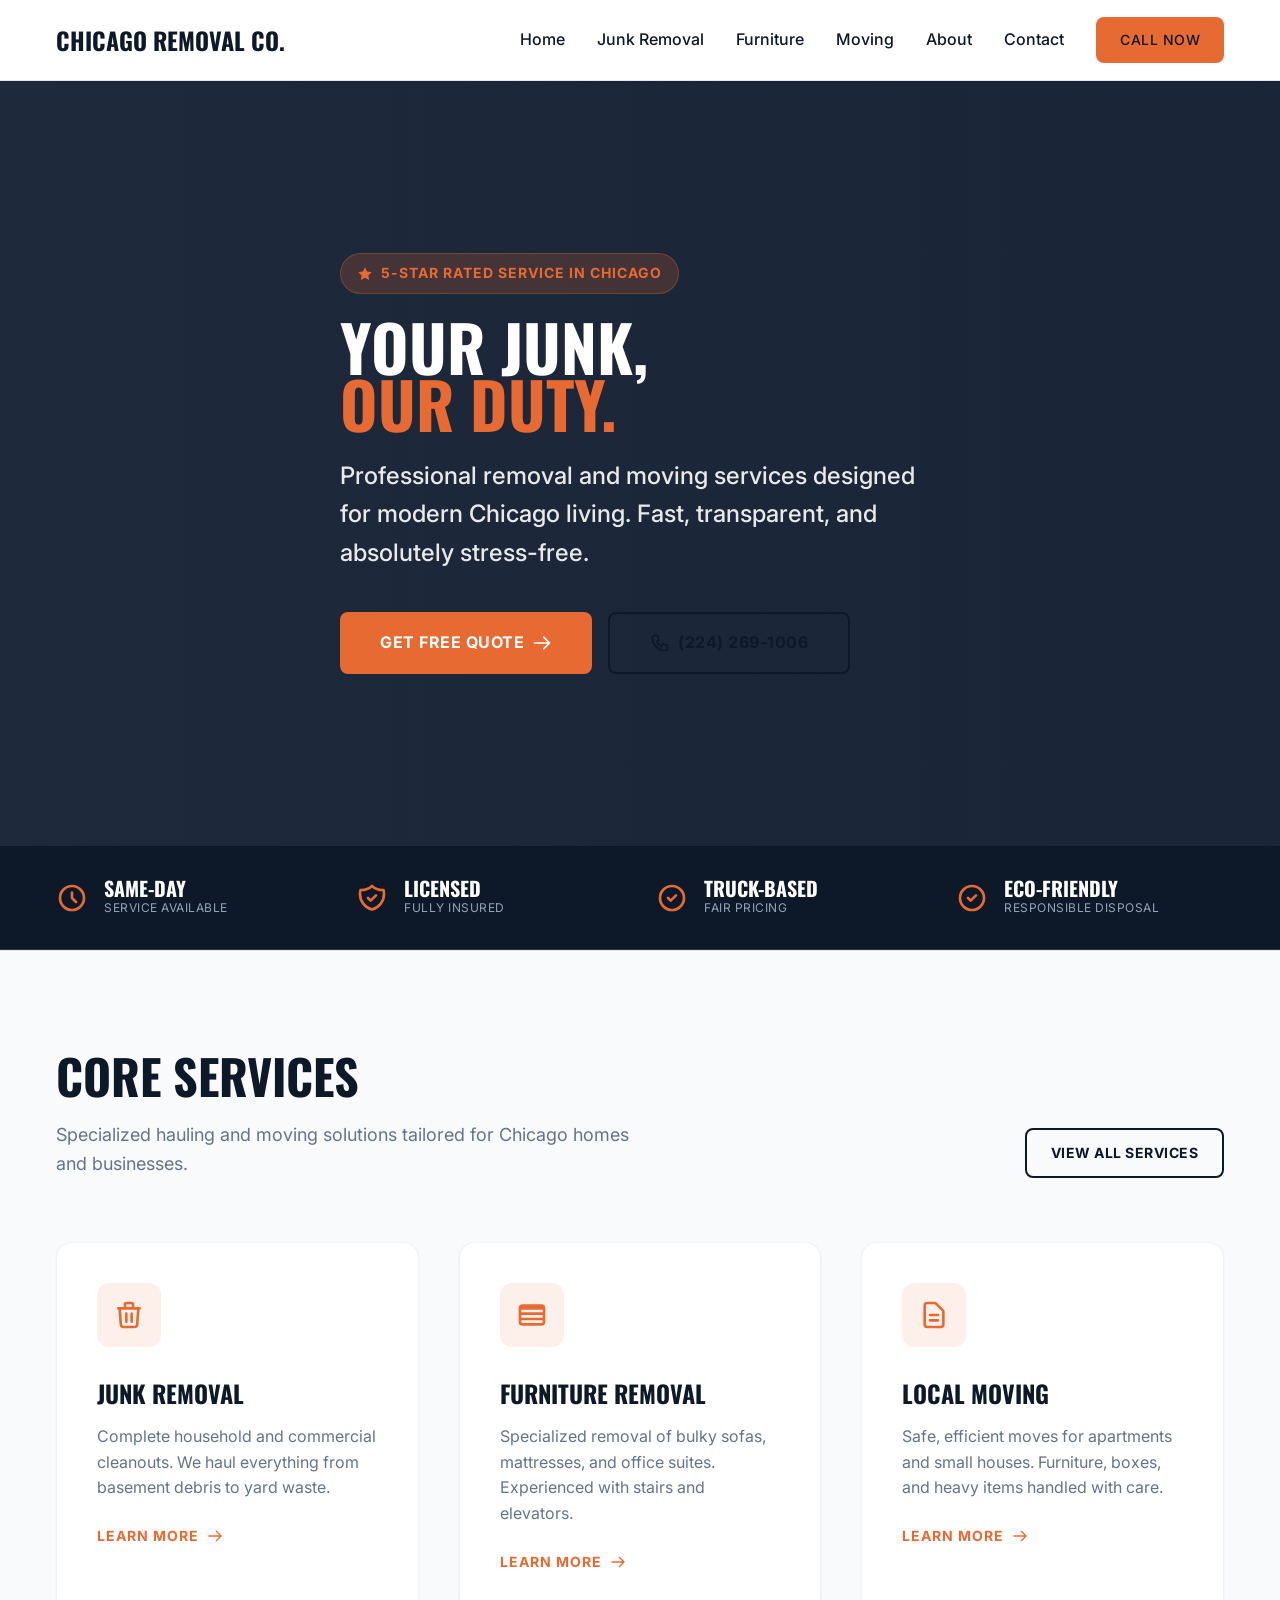
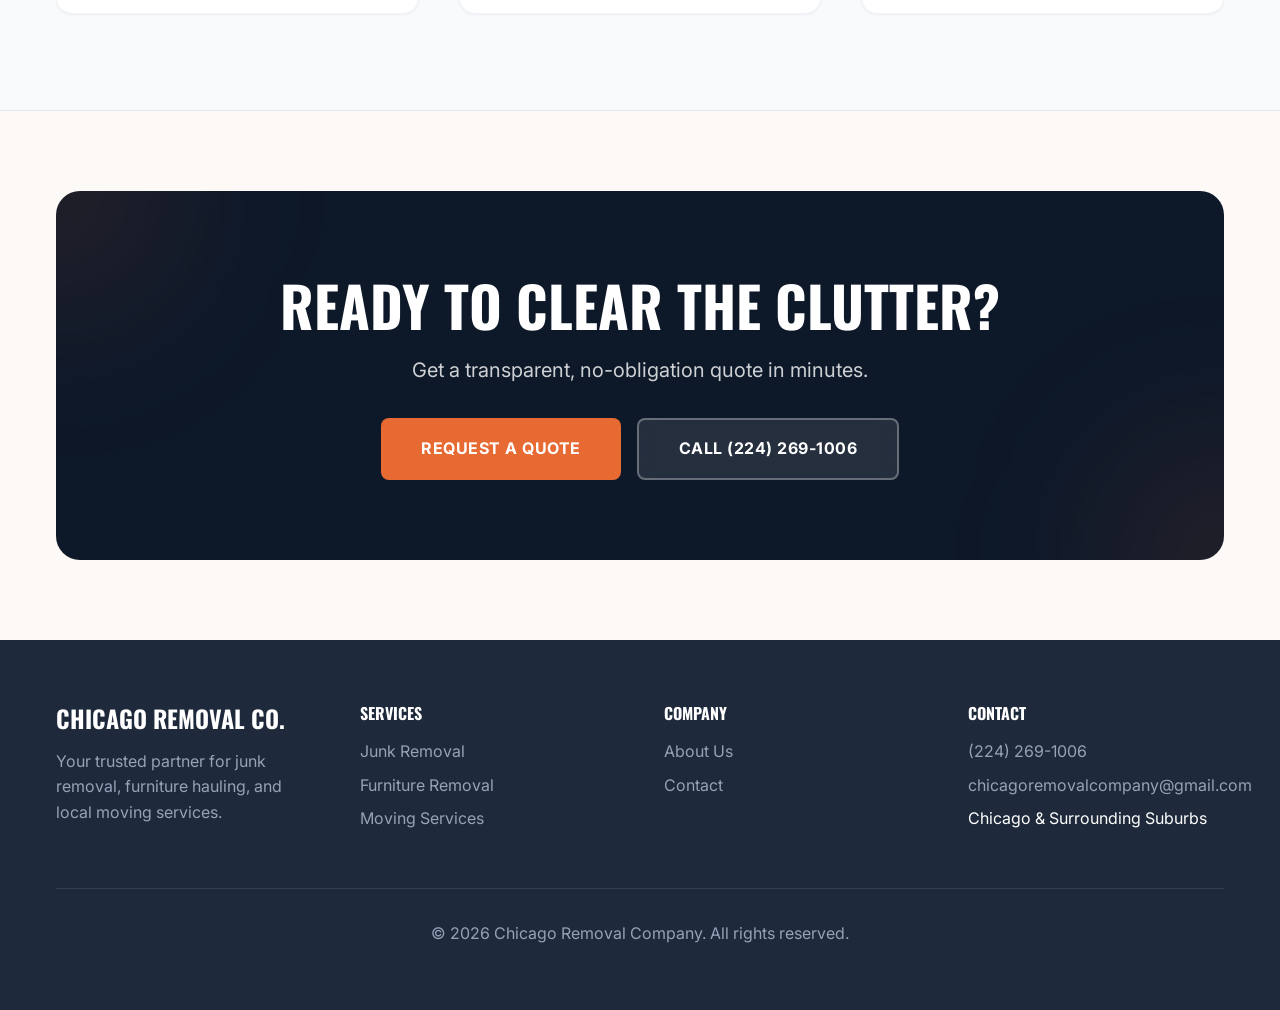
<file: chicago-removal-company/public/index.html>
<!DOCTYPE html>
<html lang="en">
<head>
  <meta charset="UTF-8">
  <meta name="viewport" content="width=device-width, initial-scale=1.0">
  <title>Chicago Removal Company - Your Junk, Our Duty</title>
  <link rel="stylesheet" href="styles.css">
  <link rel="preconnect" href="https://fonts.googleapis.com">
  <link rel="preconnect" href="https://fonts.gstatic.com" crossorigin>
  <link href="https://fonts.googleapis.com/css2?family=Inter:wght@400;500;600;700&family=Oswald:wght@400;600;700&display=swap" rel="stylesheet">
</head>
<body>
  <!-- Navigation -->
  <nav class="nav">
    <div class="container">
      <div class="nav-content">
        <a href="index.html" class="logo">Chicago Removal Co.</a>
        
        <div class="nav-links desktop-nav">
          <a href="index.html">Home</a>
          <a href="junk-removal.html">Junk Removal</a>
          <a href="furniture-removal.html">Furniture</a>
          <a href="moving-services.html">Moving</a>
          <a href="about.html">About</a>
          <a href="contact.html">Contact</a>
          <a href="tel:2242691006" class="btn btn-primary">Call Now</a>
        </div>

        <button class="mobile-menu-btn" onclick="toggleMobileMenu()">
          <svg width="24" height="24" fill="none" stroke="currentColor" viewBox="0 0 24 24">
            <path stroke-linecap="round" stroke-linejoin="round" stroke-width="2" d="M4 6h16M4 12h16M4 18h16"></path>
          </svg>
        </button>
      </div>

      <div id="mobileMenu" class="mobile-menu hidden">
        <a href="index.html">Home</a>
        <a href="junk-removal.html">Junk Removal</a>
        <a href="furniture-removal.html">Furniture</a>
        <a href="moving-services.html">Moving</a>
        <a href="about.html">About</a>
        <a href="contact.html">Contact</a>
        <a href="tel:2242691006" class="btn btn-primary">Call Now</a>
      </div>
    </div>
  </nav>

  <!-- Hero Section -->
  <section class="hero">
    <div class="hero-overlay"></div>
    <div class="container hero-content">
      <div class="badge">
        <svg width="16" height="16" viewBox="0 0 24 24" fill="currentColor">
          <path d="M12 2l3.09 6.26L22 9.27l-5 4.87 1.18 6.88L12 17.77l-6.18 3.25L7 14.14 2 9.27l6.91-1.01L12 2z"></path>
        </svg>
        5-Star Rated Service in Chicago
      </div>
      <h1 class="hero-title">
        Your Junk, <br><span class="text-secondary">Our Duty.</span>
      </h1>
      <p class="hero-subtitle">
        Professional removal and moving services designed for modern Chicago living. Fast, transparent, and absolutely stress-free.
      </p>
      <div class="hero-buttons">
        <a href="contact.html" class="btn btn-secondary btn-large">
          Get Free Quote
          <svg width="20" height="20" fill="none" stroke="currentColor" viewBox="0 0 24 24">
            <path stroke-linecap="round" stroke-linejoin="round" stroke-width="2" d="M14 5l7 7m0 0l-7 7m7-7H3"></path>
          </svg>
        </a>
        <a href="tel:2242691006" class="btn btn-outline btn-large">
          <svg width="20" height="20" fill="none" stroke="currentColor" viewBox="0 0 24 24">
            <path stroke-linecap="round" stroke-linejoin="round" stroke-width="2" d="M3 5a2 2 0 012-2h3.28a1 1 0 01.948.684l1.498 4.493a1 1 0 01-.502 1.21l-2.257 1.13a11.042 11.042 0 005.516 5.516l1.13-2.257a1 1 0 011.21-.502l4.493 1.498a1 1 0 01.684.949V19a2 2 0 01-2 2h-1C9.716 21 3 14.284 3 6V5z"></path>
          </svg>
          (224) 269-1006
        </a>
      </div>
    </div>
  </section>

  <!-- Stats Bar -->
  <section class="stats-bar">
    <div class="container">
      <div class="stats-grid">
        <div class="stat-item">
          <svg width="32" height="32" fill="none" stroke="currentColor" viewBox="0 0 24 24">
            <path stroke-linecap="round" stroke-linejoin="round" stroke-width="2" d="M12 8v4l3 3m6-3a9 9 0 11-18 0 9 9 0 0118 0z"></path>
          </svg>
          <div>
            <div class="stat-title">Same-Day</div>
            <div class="stat-subtitle">Service Available</div>
          </div>
        </div>
        <div class="stat-item">
          <svg width="32" height="32" fill="none" stroke="currentColor" viewBox="0 0 24 24">
            <path stroke-linecap="round" stroke-linejoin="round" stroke-width="2" d="M9 12l2 2 4-4m5.618-4.016A11.955 11.955 0 0112 2.944a11.955 11.955 0 01-8.618 3.04A12.02 12.02 0 003 9c0 5.591 3.824 10.29 9 11.622 5.176-1.332 9-6.03 9-11.622 0-1.042-.133-2.052-.382-3.016z"></path>
          </svg>
          <div>
            <div class="stat-title">Licensed</div>
            <div class="stat-subtitle">Fully Insured</div>
          </div>
        </div>
        <div class="stat-item">
          <svg width="32" height="32" fill="none" stroke="currentColor" viewBox="0 0 24 24">
            <path stroke-linecap="round" stroke-linejoin="round" stroke-width="2" d="M9 12l2 2 4-4m6 2a9 9 0 11-18 0 9 9 0 0118 0z"></path>
          </svg>
          <div>
            <div class="stat-title">Truck-Based</div>
            <div class="stat-subtitle">Fair Pricing</div>
          </div>
        </div>
        <div class="stat-item">
          <svg width="32" height="32" fill="none" stroke="currentColor" viewBox="0 0 24 24">
            <path stroke-linecap="round" stroke-linejoin="round" stroke-width="2" d="M9 12l2 2 4-4m6 2a9 9 0 11-18 0 9 9 0 0118 0z"></path>
          </svg>
          <div>
            <div class="stat-title">Eco-Friendly</div>
            <div class="stat-subtitle">Responsible Disposal</div>
          </div>
        </div>
      </div>
    </div>
  </section>

  <!-- Services Section -->
  <section class="services-section">
    <div class="container">
      <div class="section-header">
        <div>
          <h2 class="section-title">Core Services</h2>
          <p class="section-subtitle">Specialized hauling and moving solutions tailored for Chicago homes and businesses.</p>
        </div>
        <a href="junk-removal.html" class="btn btn-outline">View All Services</a>
      </div>

      <div class="services-grid">
        <a href="junk-removal.html" class="service-card">
          <div class="service-icon">
            <svg width="32" height="32" fill="none" stroke="currentColor" viewBox="0 0 24 24">
              <path stroke-linecap="round" stroke-linejoin="round" stroke-width="2" d="M19 7l-.867 12.142A2 2 0 0116.138 21H7.862a2 2 0 01-1.995-1.858L5 7m5 4v6m4-6v6m1-10V4a1 1 0 00-1-1h-4a1 1 0 00-1 1v3M4 7h16"></path>
            </svg>
          </div>
          <h3 class="service-title">Junk Removal</h3>
          <p class="service-description">
            Complete household and commercial cleanouts. We haul everything from basement debris to yard waste.
          </p>
          <span class="service-link">
            Learn More
            <svg width="16" height="16" fill="none" stroke="currentColor" viewBox="0 0 24 24">
              <path stroke-linecap="round" stroke-linejoin="round" stroke-width="2" d="M14 5l7 7m0 0l-7 7m7-7H3"></path>
            </svg>
          </span>
        </a>

        <a href="furniture-removal.html" class="service-card">
          <div class="service-icon">
            <svg width="32" height="32" fill="none" stroke="currentColor" viewBox="0 0 24 24">
              <path stroke-linecap="round" stroke-linejoin="round" stroke-width="2" d="M3 7h18M3 11h18M3 15h18M5 19h14a2 2 0 002-2V7a2 2 0 00-2-2H5a2 2 0 00-2 2v10a2 2 0 002 2z"></path>
            </svg>
          </div>
          <h3 class="service-title">Furniture Removal</h3>
          <p class="service-description">
            Specialized removal of bulky sofas, mattresses, and office suites. Experienced with stairs and elevators.
          </p>
          <span class="service-link">
            Learn More
            <svg width="16" height="16" fill="none" stroke="currentColor" viewBox="0 0 24 24">
              <path stroke-linecap="round" stroke-linejoin="round" stroke-width="2" d="M14 5l7 7m0 0l-7 7m7-7H3"></path>
            </svg>
          </span>
        </a>

        <a href="moving-services.html" class="service-card">
          <div class="service-icon">
            <svg width="32" height="32" fill="none" stroke="currentColor" viewBox="0 0 24 24">
              <path stroke-linecap="round" stroke-linejoin="round" stroke-width="2" d="M9 12h6m-6 4h6m2 5H7a2 2 0 01-2-2V5a2 2 0 012-2h5.586a1 1 0 01.707.293l5.414 5.414a1 1 0 01.293.707V19a2 2 0 01-2 2z"></path>
            </svg>
          </div>
          <h3 class="service-title">Local Moving</h3>
          <p class="service-description">
            Safe, efficient moves for apartments and small houses. Furniture, boxes, and heavy items handled with care.
          </p>
          <span class="service-link">
            Learn More
            <svg width="16" height="16" fill="none" stroke="currentColor" viewBox="0 0 24 24">
              <path stroke-linecap="round" stroke-linejoin="round" stroke-width="2" d="M14 5l7 7m0 0l-7 7m7-7H3"></path>
            </svg>
          </span>
        </a>
      </div>
    </div>
  </section>

  <!-- CTA Section -->
  <section class="cta-section">
    <div class="container">
      <div class="cta-card">
        <h2 class="cta-title">Ready to clear the clutter?</h2>
        <p class="cta-subtitle">Get a transparent, no-obligation quote in minutes.</p>
        <div class="cta-buttons">
          <a href="contact.html" class="btn btn-secondary btn-large">Request a Quote</a>
          <a href="tel:2242691006" class="btn btn-outline-white btn-large">Call (224) 269-1006</a>
        </div>
      </div>
    </div>
  </section>

  <!-- Footer -->
  <footer class="footer">
    <div class="container">
      <div class="footer-grid">
        <div class="footer-col">
          <h3 class="footer-title">Chicago Removal Co.</h3>
          <p class="footer-text">Your trusted partner for junk removal, furniture hauling, and local moving services.</p>
        </div>
        <div class="footer-col">
          <h4 class="footer-heading">Services</h4>
          <ul class="footer-links">
            <li><a href="junk-removal.html">Junk Removal</a></li>
            <li><a href="furniture-removal.html">Furniture Removal</a></li>
            <li><a href="moving-services.html">Moving Services</a></li>
          </ul>
        </div>
        <div class="footer-col">
          <h4 class="footer-heading">Company</h4>
          <ul class="footer-links">
            <li><a href="about.html">About Us</a></li>
            <li><a href="contact.html">Contact</a></li>
          </ul>
        </div>
        <div class="footer-col">
          <h4 class="footer-heading">Contact</h4>
          <ul class="footer-links">
            <li><a href="tel:2242691006">(224) 269-1006</a></li>
            <li><a href="mailto:chicagoremovalcompany@gmail.com">chicagoremovalcompany@gmail.com</a></li>
            <li>Chicago & Surrounding Suburbs</li>
          </ul>
        </div>
      </div>
      <div class="footer-bottom">
        <p>&copy; 2026 Chicago Removal Company. All rights reserved.</p>
      </div>
    </div>
  </footer>

  <script>
    function toggleMobileMenu() {
      const menu = document.getElementById('mobileMenu');
      menu.classList.toggle('hidden');
    }
  </script>
</body>
</html>
</file>
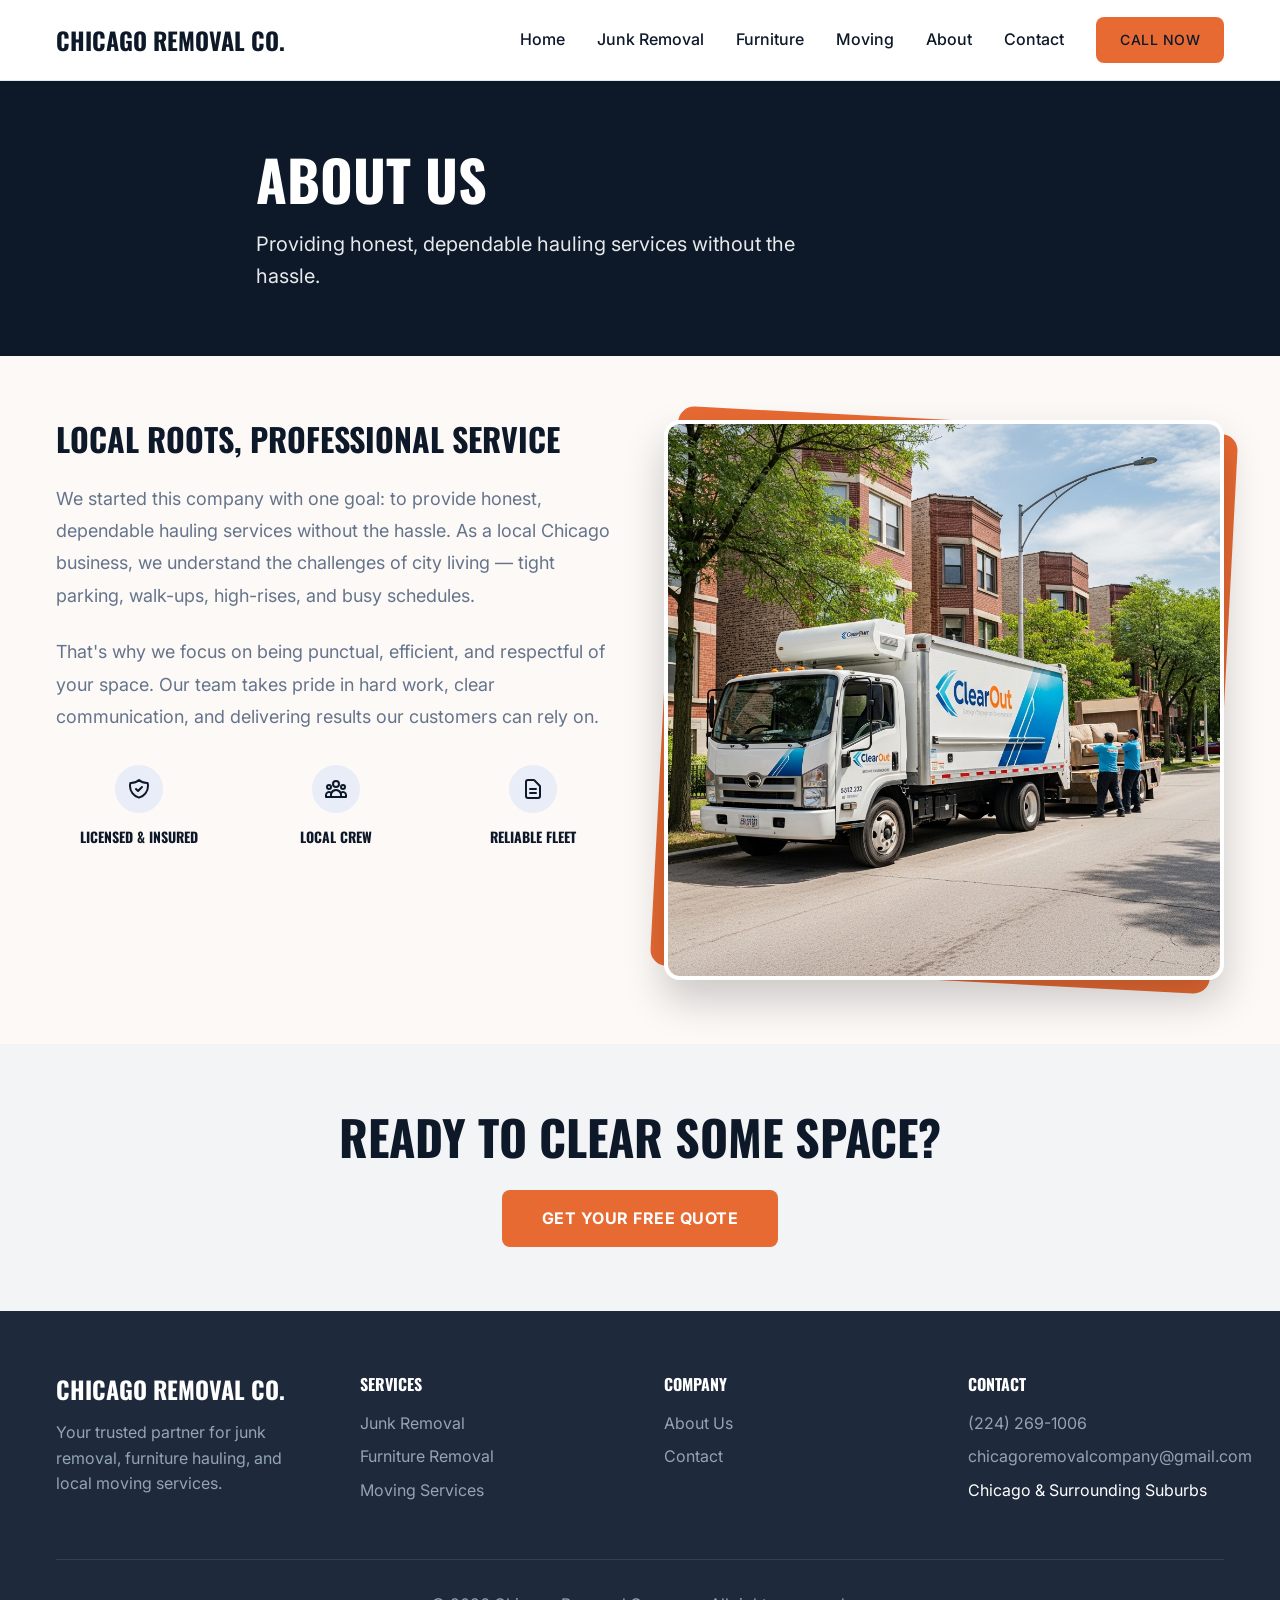
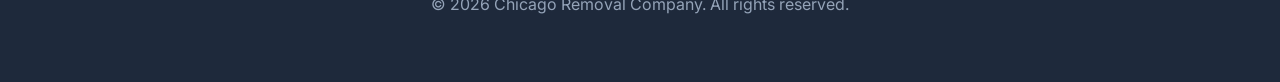
<file: chicago-removal-company/public/about.html>
<!DOCTYPE html>
<html lang="en">
<head>
  <meta charset="UTF-8">
  <meta name="viewport" content="width=device-width, initial-scale=1.0">
  <title>About Us - Chicago Removal Company</title>
  <link rel="stylesheet" href="styles.css">
  <link rel="preconnect" href="https://fonts.googleapis.com">
  <link rel="preconnect" href="https://fonts.gstatic.com" crossorigin>
  <link href="https://fonts.googleapis.com/css2?family=Inter:wght@400;500;600;700&family=Oswald:wght@400;600;700&display=swap" rel="stylesheet">
</head>
<body>
  <!-- Navigation -->
  <nav class="nav">
    <div class="container">
      <div class="nav-content">
        <a href="index.html" class="logo">Chicago Removal Co.</a>
        
        <div class="nav-links desktop-nav">
          <a href="index.html">Home</a>
          <a href="junk-removal.html">Junk Removal</a>
          <a href="furniture-removal.html">Furniture</a>
          <a href="moving-services.html">Moving</a>
          <a href="about.html">About</a>
          <a href="contact.html">Contact</a>
          <a href="tel:2242691006" class="btn btn-primary">Call Now</a>
        </div>

        <button class="mobile-menu-btn" onclick="toggleMobileMenu()">
          <svg width="24" height="24" fill="none" stroke="currentColor" viewBox="0 0 24 24">
            <path stroke-linecap="round" stroke-linejoin="round" stroke-width="2" d="M4 6h16M4 12h16M4 18h16"></path>
          </svg>
        </button>
      </div>

      <div id="mobileMenu" class="mobile-menu hidden">
        <a href="index.html">Home</a>
        <a href="junk-removal.html">Junk Removal</a>
        <a href="furniture-removal.html">Furniture</a>
        <a href="moving-services.html">Moving</a>
        <a href="about.html">About</a>
        <a href="contact.html">Contact</a>
        <a href="tel:2242691006" class="btn btn-primary">Call Now</a>
      </div>
    </div>
  </nav>

  <!-- Page Header -->
  <section class="page-header">
    <div class="container page-header-content">
      <h1>About Us</h1>
      <p>Providing honest, dependable hauling services without the hassle.</p>
    </div>
  </section>

  <!-- About Content -->
  <section class="content-section">
    <div class="container">
      <div class="content-grid">
        <div>
          <h2 class="section-title" style="font-size: 2rem; margin-bottom: 1.5rem;">Local Roots, Professional Service</h2>
          <p style="font-size: 1.125rem; color: var(--muted-foreground); margin-bottom: 1.5rem; line-height: 1.8;">
            We started this company with one goal: to provide honest, dependable hauling services without the hassle. As a local Chicago business, we understand the challenges of city living — tight parking, walk-ups, high-rises, and busy schedules.
          </p>
          <p style="font-size: 1.125rem; color: var(--muted-foreground); margin-bottom: 2rem; line-height: 1.8;">
            That's why we focus on being punctual, efficient, and respectful of your space. Our team takes pride in hard work, clear communication, and delivering results our customers can rely on.
          </p>
          
          <div class="services-grid" style="grid-template-columns: repeat(3, 1fr); gap: 2rem; margin-top: 2rem;">
            <div style="text-align: center;">
              <div style="width: 48px; height: 48px; margin: 0 auto 1rem; background-color: rgba(59, 130, 246, 0.1); border-radius: 50%; display: flex; align-items: center; justify-content: center;">
                <svg width="24" height="24" fill="none" stroke="currentColor" viewBox="0 0 24 24" style="color: var(--primary);">
                  <path stroke-linecap="round" stroke-linejoin="round" stroke-width="2" d="M9 12l2 2 4-4m5.618-4.016A11.955 11.955 0 0112 2.944a11.955 11.955 0 01-8.618 3.04A12.02 12.02 0 003 9c0 5.591 3.824 10.29 9 11.622 5.176-1.332 9-6.03 9-11.622 0-1.042-.133-2.052-.382-3.016z"></path>
                </svg>
              </div>
              <h4 style="font-weight: 700; color: var(--foreground); font-size: 0.875rem;">Licensed & Insured</h4>
            </div>
            <div style="text-align: center;">
              <div style="width: 48px; height: 48px; margin: 0 auto 1rem; background-color: rgba(59, 130, 246, 0.1); border-radius: 50%; display: flex; align-items: center; justify-content: center;">
                <svg width="24" height="24" fill="none" stroke="currentColor" viewBox="0 0 24 24" style="color: var(--primary);">
                  <path stroke-linecap="round" stroke-linejoin="round" stroke-width="2" d="M17 20h5v-2a3 3 0 00-5.356-1.857M17 20H7m10 0v-2c0-.656-.126-1.283-.356-1.857M7 20H2v-2a3 3 0 015.356-1.857M7 20v-2c0-.656.126-1.283.356-1.857m0 0a5.002 5.002 0 019.288 0M15 7a3 3 0 11-6 0 3 3 0 016 0zm6 3a2 2 0 11-4 0 2 2 0 014 0zM7 10a2 2 0 11-4 0 2 2 0 014 0z"></path>
                </svg>
              </div>
              <h4 style="font-weight: 700; color: var(--foreground); font-size: 0.875rem;">Local Crew</h4>
            </div>
            <div style="text-align: center;">
              <div style="width: 48px; height: 48px; margin: 0 auto 1rem; background-color: rgba(59, 130, 246, 0.1); border-radius: 50%; display: flex; align-items: center; justify-content: center;">
                <svg width="24" height="24" fill="none" stroke="currentColor" viewBox="0 0 24 24" style="color: var(--primary);">
                  <path stroke-linecap="round" stroke-linejoin="round" stroke-width="2" d="M9 12h6m-6 4h6m2 5H7a2 2 0 01-2-2V5a2 2 0 012-2h5.586a1 1 0 01.707.293l5.414 5.414a1 1 0 01.293.707V19a2 2 0 01-2 2z"></path>
                </svg>
              </div>
              <h4 style="font-weight: 700; color: var(--foreground); font-size: 0.875rem;">Reliable Fleet</h4>
            </div>
          </div>
        </div>
        
        <div style="position: relative;">
          <div style="position: absolute; inset: 0; background-color: var(--secondary); border-radius: 1rem; transform: rotate(3deg);"></div>
          <img src="assets/professional_junk_removal_truck_in_chicago_city_street.png" alt="Our Truck" style="position: relative; border-radius: 1rem; box-shadow: 0 20px 40px rgba(0,0,0,0.2); border: 4px solid white;">
        </div>
      </div>
    </div>
  </section>

  <!-- CTA Section -->
  <section class="cta-section" style="background-color: var(--muted); padding: 4rem 0; text-align: center;">
    <div class="container">
      <h2 class="section-title" style="margin-bottom: 1.5rem;">Ready to clear some space?</h2>
      <a href="contact.html" class="btn btn-secondary btn-large">Get Your Free Quote</a>
    </div>
  </section>

  <!-- Footer -->
  <footer class="footer">
    <div class="container">
      <div class="footer-grid">
        <div class="footer-col">
          <h3 class="footer-title">Chicago Removal Co.</h3>
          <p class="footer-text">Your trusted partner for junk removal, furniture hauling, and local moving services.</p>
        </div>
        <div class="footer-col">
          <h4 class="footer-heading">Services</h4>
          <ul class="footer-links">
            <li><a href="junk-removal.html">Junk Removal</a></li>
            <li><a href="furniture-removal.html">Furniture Removal</a></li>
            <li><a href="moving-services.html">Moving Services</a></li>
          </ul>
        </div>
        <div class="footer-col">
          <h4 class="footer-heading">Company</h4>
          <ul class="footer-links">
            <li><a href="about.html">About Us</a></li>
            <li><a href="contact.html">Contact</a></li>
          </ul>
        </div>
        <div class="footer-col">
          <h4 class="footer-heading">Contact</h4>
          <ul class="footer-links">
            <li><a href="tel:2242691006">(224) 269-1006</a></li>
            <li><a href="mailto:chicagoremovalcompany@gmail.com">chicagoremovalcompany@gmail.com</a></li>
            <li>Chicago & Surrounding Suburbs</li>
          </ul>
        </div>
      </div>
      <div class="footer-bottom">
        <p>&copy; 2026 Chicago Removal Company. All rights reserved.</p>
      </div>
    </div>
  </footer>

  <script>
    function toggleMobileMenu() {
      const menu = document.getElementById('mobileMenu');
      menu.classList.toggle('hidden');
    }
  </script>
</body>
</html>
</file>
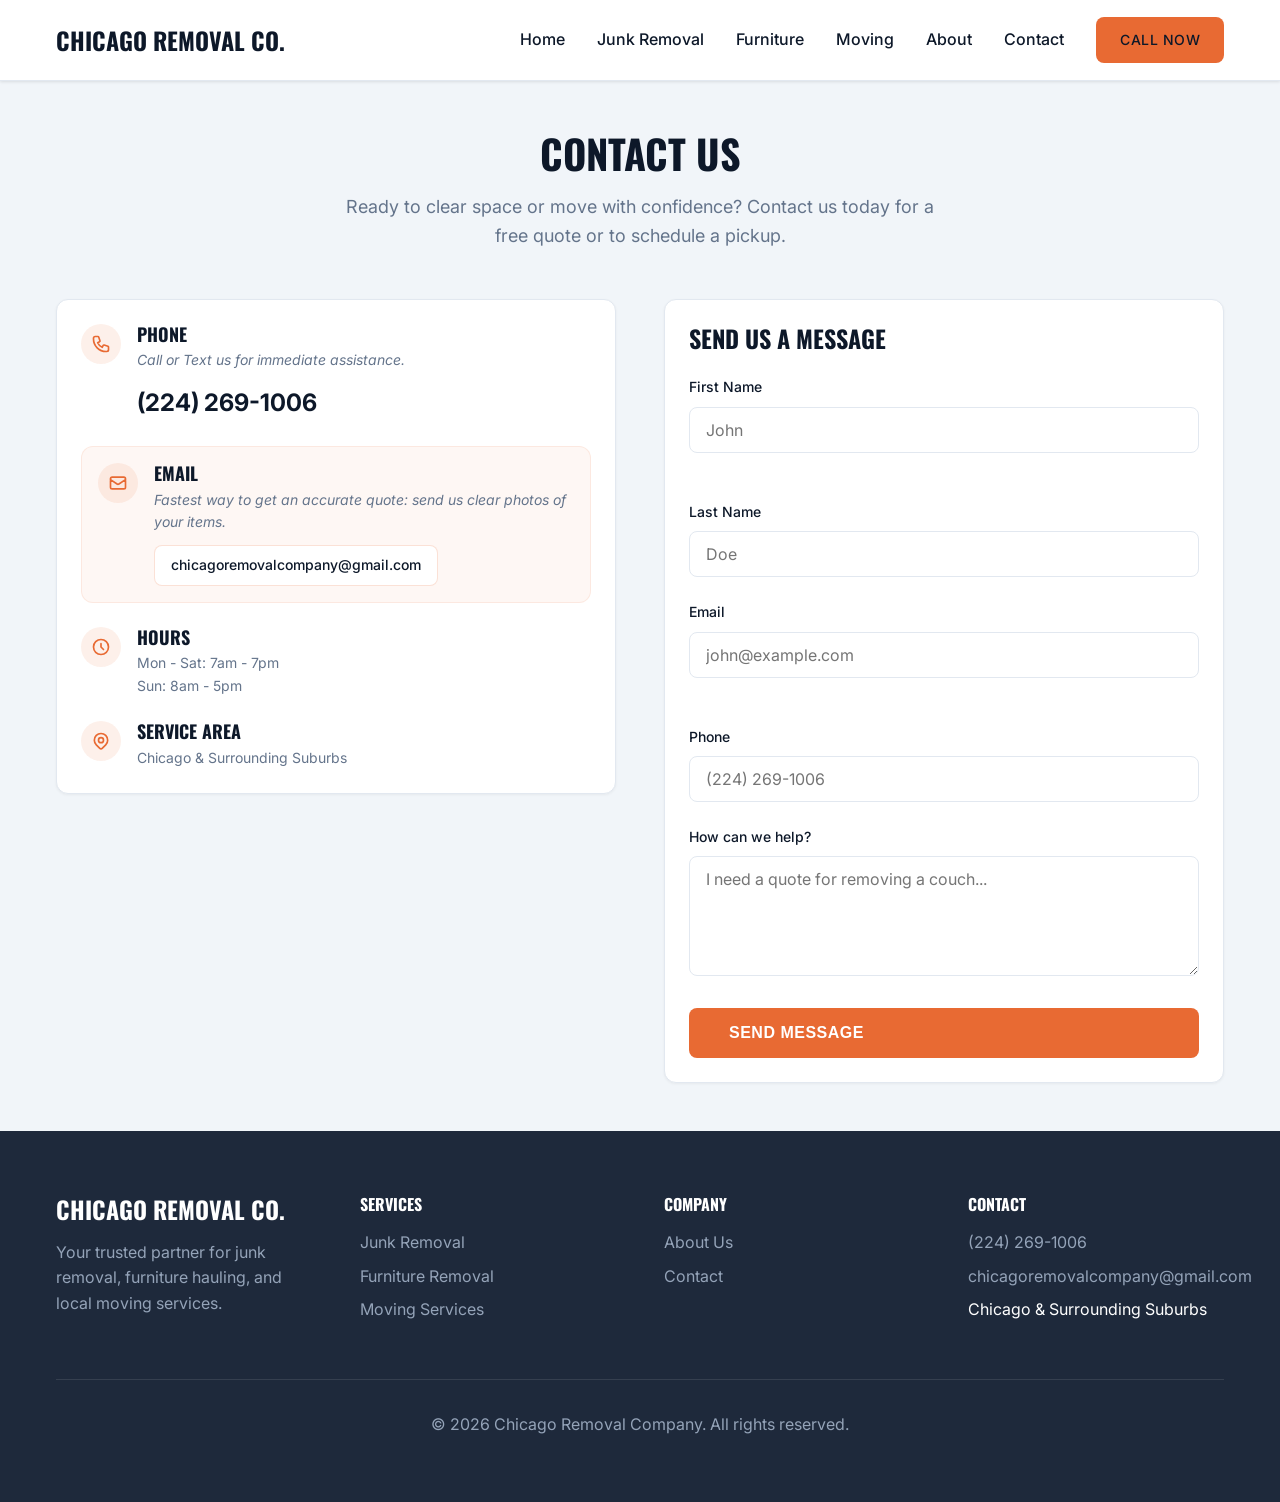
<file: chicago-removal-company/public/contact.html>
<!DOCTYPE html>
<html lang="en">
<head>
  <meta charset="UTF-8">
  <meta name="viewport" content="width=device-width, initial-scale=1.0">
  <title>Contact Us - Chicago Removal Company</title>
  <link rel="stylesheet" href="styles.css">
  <link rel="preconnect" href="https://fonts.googleapis.com">
  <link rel="preconnect" href="https://fonts.gstatic.com" crossorigin>
  <link href="https://fonts.googleapis.com/css2?family=Inter:wght@400;500;600;700&family=Oswald:wght@400;600;700&display=swap" rel="stylesheet">
</head>
<body>
  <!-- Navigation -->
  <nav class="nav">
    <div class="container">
      <div class="nav-content">
        <a href="index.html" class="logo">Chicago Removal Co.</a>
        
        <div class="nav-links desktop-nav">
          <a href="index.html">Home</a>
          <a href="junk-removal.html">Junk Removal</a>
          <a href="furniture-removal.html">Furniture</a>
          <a href="moving-services.html">Moving</a>
          <a href="about.html">About</a>
          <a href="contact.html">Contact</a>
          <a href="tel:2242691006" class="btn btn-primary">Call Now</a>
        </div>

        <button class="mobile-menu-btn" onclick="toggleMobileMenu()">
          <svg width="24" height="24" fill="none" stroke="currentColor" viewBox="0 0 24 24">
            <path stroke-linecap="round" stroke-linejoin="round" stroke-width="2" d="M4 6h16M4 12h16M4 18h16"></path>
          </svg>
        </button>
      </div>

      <div id="mobileMenu" class="mobile-menu hidden">
        <a href="index.html">Home</a>
        <a href="junk-removal.html">Junk Removal</a>
        <a href="furniture-removal.html">Furniture</a>
        <a href="moving-services.html">Moving</a>
        <a href="about.html">About</a>
        <a href="contact.html">Contact</a>
        <a href="tel:2242691006" class="btn btn-primary">Call Now</a>
      </div>
    </div>
  </nav>

  <!-- Contact Section -->
  <section style="background-color: #f1f5f9; padding: 3rem 0;">
    <div class="container">
      <div class="text-center" style="max-width: 600px; margin: 0 auto 3rem;">
        <h1 style="font-size: 2.5rem; font-family: var(--font-heading); text-transform: uppercase; color: var(--primary); margin-bottom: 1rem;">Contact Us</h1>
        <p style="font-size: 1.125rem; color: var(--muted-foreground);">
          Ready to clear space or move with confidence? Contact us today for a free quote or to schedule a pickup.
        </p>
      </div>

      <div class="content-grid">
        <!-- Contact Info -->
        <div>
          <div class="contact-info-card" style="margin-bottom: 1.5rem;">
            <div class="contact-item">
              <div class="contact-icon">
                <svg width="20" height="20" fill="none" stroke="currentColor" viewBox="0 0 24 24">
                  <path stroke-linecap="round" stroke-linejoin="round" stroke-width="2" d="M3 5a2 2 0 012-2h3.28a1 1 0 01.948.684l1.498 4.493a1 1 0 01-.502 1.21l-2.257 1.13a11.042 11.042 0 005.516 5.516l1.13-2.257a1 1 0 011.21-.502l4.493 1.498a1 1 0 01.684.949V19a2 2 0 01-2 2h-1C9.716 21 3 14.284 3 6V5z"></path>
                </svg>
              </div>
              <div class="contact-details">
                <h3>Phone</h3>
                <p style="font-style: italic; margin-bottom: 0.75rem;">Call or Text us for immediate assistance.</p>
                <a href="tel:2242691006">(224) 269-1006</a>
              </div>
            </div>

            <div class="contact-item" style="background-color: rgba(232, 106, 51, 0.05); padding: 1rem; border-radius: 0.75rem; border: 1px solid rgba(232, 106, 51, 0.1);">
              <div class="contact-icon">
                <svg width="20" height="20" fill="none" stroke="currentColor" viewBox="0 0 24 24">
                  <path stroke-linecap="round" stroke-linejoin="round" stroke-width="2" d="M3 8l7.89 5.26a2 2 0 002.22 0L21 8M5 19h14a2 2 0 002-2V7a2 2 0 00-2-2H5a2 2 0 00-2 2v10a2 2 0 002 2z"></path>
                </svg>
              </div>
              <div style="flex: 1;">
                <h3 style="font-family: var(--font-heading); text-transform: uppercase; font-size: 1.125rem; margin-bottom: 0.25rem;">Email</h3>
                <p style="color: var(--muted-foreground); font-size: 0.875rem; font-style: italic; margin-bottom: 0.75rem;">Fastest way to get an accurate quote: send us clear photos of your items.</p>
                <a href="mailto:chicagoremovalcompany@gmail.com" style="display: inline-flex; align-items: center; gap: 0.5rem; padding: 0.5rem 1rem; background-color: white; border: 1px solid rgba(232, 106, 51, 0.2); border-radius: 0.5rem; color: var(--primary); font-weight: 500; font-size: 0.875rem; word-break: break-all;">
                  chicagoremovalcompany@gmail.com
                </a>
              </div>
            </div>

            <div class="contact-item">
              <div class="contact-icon">
                <svg width="20" height="20" fill="none" stroke="currentColor" viewBox="0 0 24 24">
                  <path stroke-linecap="round" stroke-linejoin="round" stroke-width="2" d="M12 8v4l3 3m6-3a9 9 0 11-18 0 9 9 0 0118 0z"></path>
                </svg>
              </div>
              <div class="contact-details">
                <h3>Hours</h3>
                <p>Mon - Sat: 7am - 7pm</p>
                <p>Sun: 8am - 5pm</p>
              </div>
            </div>
            
            <div class="contact-item">
              <div class="contact-icon">
                <svg width="20" height="20" fill="none" stroke="currentColor" viewBox="0 0 24 24">
                  <path stroke-linecap="round" stroke-linejoin="round" stroke-width="2" d="M17.657 16.657L13.414 20.9a1.998 1.998 0 01-2.827 0l-4.244-4.243a8 8 0 1111.314 0z"></path>
                  <path stroke-linecap="round" stroke-linejoin="round" stroke-width="2" d="M15 11a3 3 0 11-6 0 3 3 0 016 0z"></path>
                </svg>
              </div>
              <div class="contact-details">
                <h3>Service Area</h3>
                <p>Chicago & Surrounding Suburbs</p>
              </div>
            </div>
          </div>
        </div>

        <!-- Contact Form -->
        <div>
          <div class="contact-info-card">
            <h2 style="font-size: 1.5rem; font-family: var(--font-heading); text-transform: uppercase; color: var(--primary); margin-bottom: 1.5rem;">Send us a Message</h2>
            <form onsubmit="handleContactSubmit(event)">
              <div class="content-grid" style="gap: 1.5rem;">
                <div class="form-group">
                  <label class="form-label" for="firstName">First Name</label>
                  <input type="text" id="firstName" class="form-input" placeholder="John" required>
                </div>
                <div class="form-group">
                  <label class="form-label" for="lastName">Last Name</label>
                  <input type="text" id="lastName" class="form-input" placeholder="Doe" required>
                </div>
              </div>
              
              <div class="content-grid" style="gap: 1.5rem;">
                <div class="form-group">
                  <label class="form-label" for="email">Email</label>
                  <input type="email" id="email" class="form-input" placeholder="john@example.com" required>
                </div>
                <div class="form-group">
                  <label class="form-label" for="phone">Phone</label>
                  <input type="tel" id="phone" class="form-input" placeholder="(224) 269-1006" required>
                </div>
              </div>

              <div class="form-group">
                <label class="form-label" for="message">How can we help?</label>
                <textarea id="message" class="form-textarea" placeholder="I need a quote for removing a couch..." required></textarea>
              </div>

              <button type="submit" class="btn btn-secondary btn-large" style="width: 100%;">
                Send Message
              </button>
            </form>
          </div>
        </div>
      </div>
    </div>
  </section>

  <!-- Footer -->
  <footer class="footer">
    <div class="container">
      <div class="footer-grid">
        <div class="footer-col">
          <h3 class="footer-title">Chicago Removal Co.</h3>
          <p class="footer-text">Your trusted partner for junk removal, furniture hauling, and local moving services.</p>
        </div>
        <div class="footer-col">
          <h4 class="footer-heading">Services</h4>
          <ul class="footer-links">
            <li><a href="junk-removal.html">Junk Removal</a></li>
            <li><a href="furniture-removal.html">Furniture Removal</a></li>
            <li><a href="moving-services.html">Moving Services</a></li>
          </ul>
        </div>
        <div class="footer-col">
          <h4 class="footer-heading">Company</h4>
          <ul class="footer-links">
            <li><a href="about.html">About Us</a></li>
            <li><a href="contact.html">Contact</a></li>
          </ul>
        </div>
        <div class="footer-col">
          <h4 class="footer-heading">Contact</h4>
          <ul class="footer-links">
            <li><a href="tel:2242691006">(224) 269-1006</a></li>
            <li><a href="mailto:chicagoremovalcompany@gmail.com">chicagoremovalcompany@gmail.com</a></li>
            <li>Chicago & Surrounding Suburbs</li>
          </ul>
        </div>
      </div>
      <div class="footer-bottom">
        <p>&copy; 2026 Chicago Removal Company. All rights reserved.</p>
      </div>
    </div>
  </footer>

  <script>
    function toggleMobileMenu() {
      const menu = document.getElementById('mobileMenu');
      menu.classList.toggle('hidden');
    }

    function handleContactSubmit(event) {
      event.preventDefault();
      alert('Message sent! We\'ll get back to you as soon as possible.');
      event.target.reset();
    }
  </script>
</body>
</html>
</file>
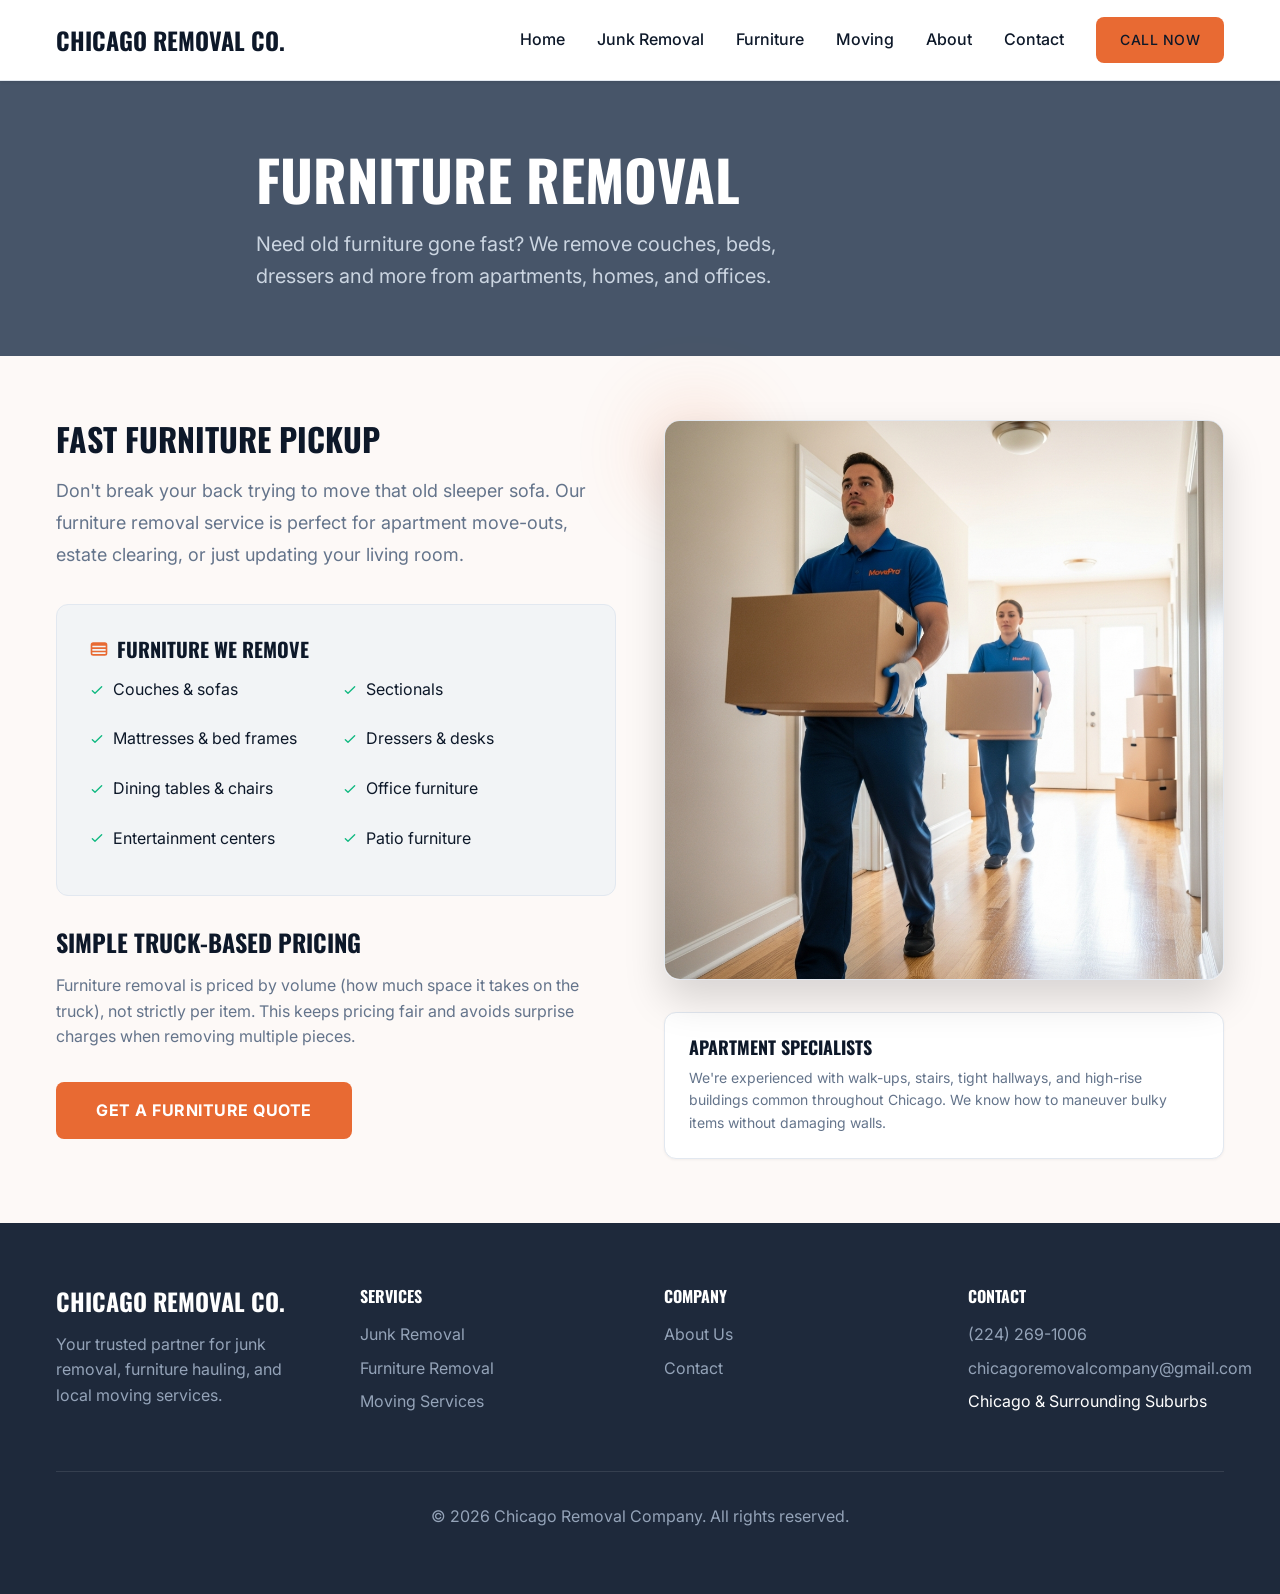
<file: chicago-removal-company/public/furniture-removal.html>
<!DOCTYPE html>
<html lang="en">
<head>
  <meta charset="UTF-8">
  <meta name="viewport" content="width=device-width, initial-scale=1.0">
  <title>Furniture Removal - Chicago Removal Company</title>
  <link rel="stylesheet" href="styles.css">
  <link rel="preconnect" href="https://fonts.googleapis.com">
  <link rel="preconnect" href="https://fonts.gstatic.com" crossorigin>
  <link href="https://fonts.googleapis.com/css2?family=Inter:wght@400;500;600;700&family=Oswald:wght@400;600;700&display=swap" rel="stylesheet">
</head>
<body>
  <!-- Navigation -->
  <nav class="nav">
    <div class="container">
      <div class="nav-content">
        <a href="index.html" class="logo">Chicago Removal Co.</a>
        
        <div class="nav-links desktop-nav">
          <a href="index.html">Home</a>
          <a href="junk-removal.html">Junk Removal</a>
          <a href="furniture-removal.html">Furniture</a>
          <a href="moving-services.html">Moving</a>
          <a href="about.html">About</a>
          <a href="contact.html">Contact</a>
          <a href="tel:2242691006" class="btn btn-primary">Call Now</a>
        </div>

        <button class="mobile-menu-btn" onclick="toggleMobileMenu()">
          <svg width="24" height="24" fill="none" stroke="currentColor" viewBox="0 0 24 24">
            <path stroke-linecap="round" stroke-linejoin="round" stroke-width="2" d="M4 6h16M4 12h16M4 18h16"></path>
          </svg>
        </button>
      </div>

      <div id="mobileMenu" class="mobile-menu hidden">
        <a href="index.html">Home</a>
        <a href="junk-removal.html">Junk Removal</a>
        <a href="furniture-removal.html">Furniture</a>
        <a href="moving-services.html">Moving</a>
        <a href="about.html">About</a>
        <a href="contact.html">Contact</a>
        <a href="tel:2242691006" class="btn btn-primary">Call Now</a>
      </div>
    </div>
  </nav>

  <!-- Page Header -->
  <section class="page-header" style="background-color: #475569;">
    <div class="container page-header-content">
      <h1>Furniture Removal</h1>
      <p style="color: #cbd5e1;">Need old furniture gone fast? We remove couches, beds, dressers and more from apartments, homes, and offices.</p>
    </div>
  </section>

  <!-- Content Section -->
  <div class="content-section">
    <div class="container content-grid">
      <div style="order: 2;">
        <div style="position: relative;">
          <div style="position: absolute; top: -1rem; left: -1rem; width: 96px; height: 96px; background-color: var(--secondary); border-radius: 50%; opacity: 0.2; filter: blur(40px);"></div>
          <div style="border-radius: 1rem; overflow: hidden; box-shadow: 0 20px 40px rgba(0,0,0,0.15); border: 1px solid var(--border); position: relative; z-index: 10;">
            <img src="assets/movers_carrying_boxes_in_hallway.png" alt="Movers carrying furniture" style="width: 100%; height: auto; object-fit: cover;">
          </div>
        </div>
        <div class="contact-info-card" style="margin-top: 2rem;">
          <h3 style="font-family: var(--font-heading); font-weight: 700; font-size: 1.125rem; text-transform: uppercase; color: var(--primary); margin-bottom: 0.5rem;">Apartment Specialists</h3>
          <p style="color: var(--muted-foreground); font-size: 0.875rem;">
            We're experienced with walk-ups, stairs, tight hallways, and high-rise buildings common throughout Chicago. We know how to maneuver bulky items without damaging walls.
          </p>
        </div>
      </div>

      <div style="order: 1;">
        <h2 style="font-size: 2rem; font-family: var(--font-heading); text-transform: uppercase; color: var(--primary); margin-bottom: 1rem;">Fast Furniture Pickup</h2>
        <p style="color: var(--muted-foreground); font-size: 1.125rem; line-height: 1.8; margin-bottom: 2rem;">
          Don't break your back trying to move that old sleeper sofa. Our furniture removal service is perfect for apartment move-outs, estate clearing, or just updating your living room.
        </p>

        <div class="content-box">
          <h3>
            <svg width="20" height="20" fill="none" stroke="currentColor" viewBox="0 0 24 24">
              <path stroke-linecap="round" stroke-linejoin="round" stroke-width="2" d="M3 7h18M3 11h18M3 15h18M5 19h14a2 2 0 002-2V7a2 2 0 00-2-2H5a2 2 0 00-2 2v10a2 2 0 002 2z"></path>
            </svg>
            Furniture We Remove
          </h3>
          <ul class="checklist" style="display: grid; grid-template-columns: repeat(auto-fit, minmax(180px, 1fr)); gap: 0.75rem;">
            <li>
              <svg width="16" height="16" fill="none" stroke="currentColor" viewBox="0 0 24 24">
                <path stroke-linecap="round" stroke-linejoin="round" stroke-width="2" d="M5 13l4 4L19 7"></path>
              </svg>
              Couches & sofas
            </li>
            <li>
              <svg width="16" height="16" fill="none" stroke="currentColor" viewBox="0 0 24 24">
                <path stroke-linecap="round" stroke-linejoin="round" stroke-width="2" d="M5 13l4 4L19 7"></path>
              </svg>
              Sectionals
            </li>
            <li>
              <svg width="16" height="16" fill="none" stroke="currentColor" viewBox="0 0 24 24">
                <path stroke-linecap="round" stroke-linejoin="round" stroke-width="2" d="M5 13l4 4L19 7"></path>
              </svg>
              Mattresses & bed frames
            </li>
            <li>
              <svg width="16" height="16" fill="none" stroke="currentColor" viewBox="0 0 24 24">
                <path stroke-linecap="round" stroke-linejoin="round" stroke-width="2" d="M5 13l4 4L19 7"></path>
              </svg>
              Dressers & desks
            </li>
            <li>
              <svg width="16" height="16" fill="none" stroke="currentColor" viewBox="0 0 24 24">
                <path stroke-linecap="round" stroke-linejoin="round" stroke-width="2" d="M5 13l4 4L19 7"></path>
              </svg>
              Dining tables & chairs
            </li>
            <li>
              <svg width="16" height="16" fill="none" stroke="currentColor" viewBox="0 0 24 24">
                <path stroke-linecap="round" stroke-linejoin="round" stroke-width="2" d="M5 13l4 4L19 7"></path>
              </svg>
              Office furniture
            </li>
            <li>
              <svg width="16" height="16" fill="none" stroke="currentColor" viewBox="0 0 24 24">
                <path stroke-linecap="round" stroke-linejoin="round" stroke-width="2" d="M5 13l4 4L19 7"></path>
              </svg>
              Entertainment centers
            </li>
            <li>
              <svg width="16" height="16" fill="none" stroke="currentColor" viewBox="0 0 24 24">
                <path stroke-linecap="round" stroke-linejoin="round" stroke-width="2" d="M5 13l4 4L19 7"></path>
              </svg>
              Patio furniture
            </li>
          </ul>
        </div>

        <div style="margin-top: 2rem;">
          <h2 style="font-size: 1.5rem; font-family: var(--font-heading); text-transform: uppercase; color: var(--primary); margin-bottom: 1rem;">Simple Truck-Based Pricing</h2>
          <p style="color: var(--muted-foreground); margin-bottom: 1rem;">
            Furniture removal is priced by volume (how much space it takes on the truck), not strictly per item. This keeps pricing fair and avoids surprise charges when removing multiple pieces.
          </p>
        </div>

        <div style="margin-top: 2rem;">
          <a href="contact.html" class="btn btn-secondary btn-large">Get a Furniture Quote</a>
        </div>
      </div>
    </div>
  </div>

  <!-- Footer -->
  <footer class="footer">
    <div class="container">
      <div class="footer-grid">
        <div class="footer-col">
          <h3 class="footer-title">Chicago Removal Co.</h3>
          <p class="footer-text">Your trusted partner for junk removal, furniture hauling, and local moving services.</p>
        </div>
        <div class="footer-col">
          <h4 class="footer-heading">Services</h4>
          <ul class="footer-links">
            <li><a href="junk-removal.html">Junk Removal</a></li>
            <li><a href="furniture-removal.html">Furniture Removal</a></li>
            <li><a href="moving-services.html">Moving Services</a></li>
          </ul>
        </div>
        <div class="footer-col">
          <h4 class="footer-heading">Company</h4>
          <ul class="footer-links">
            <li><a href="about.html">About Us</a></li>
            <li><a href="contact.html">Contact</a></li>
          </ul>
        </div>
        <div class="footer-col">
          <h4 class="footer-heading">Contact</h4>
          <ul class="footer-links">
            <li><a href="tel:2242691006">(224) 269-1006</a></li>
            <li><a href="mailto:chicagoremovalcompany@gmail.com">chicagoremovalcompany@gmail.com</a></li>
            <li>Chicago & Surrounding Suburbs</li>
          </ul>
        </div>
      </div>
      <div class="footer-bottom">
        <p>&copy; 2026 Chicago Removal Company. All rights reserved.</p>
      </div>
    </div>
  </footer>

  <script>
    function toggleMobileMenu() {
      const menu = document.getElementById('mobileMenu');
      menu.classList.toggle('hidden');
    }
  </script>
</body>
</html>
</file>
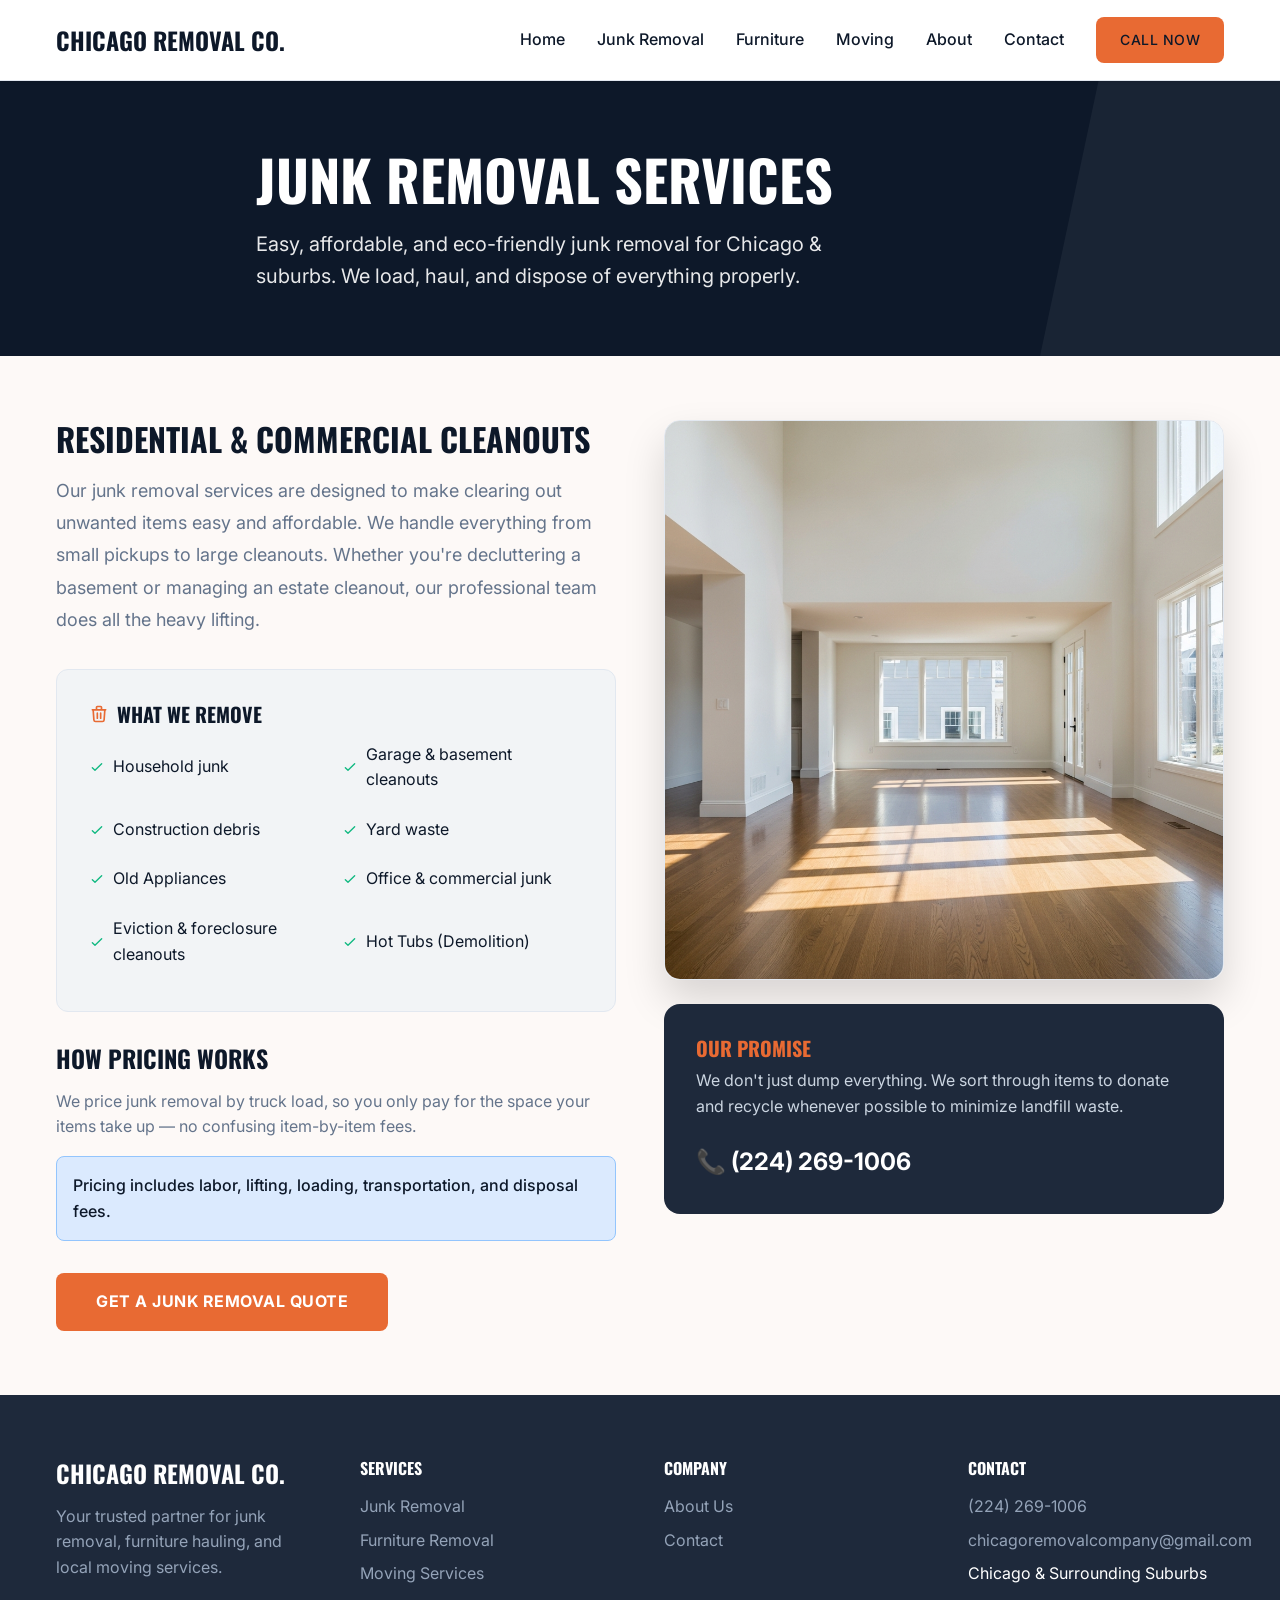
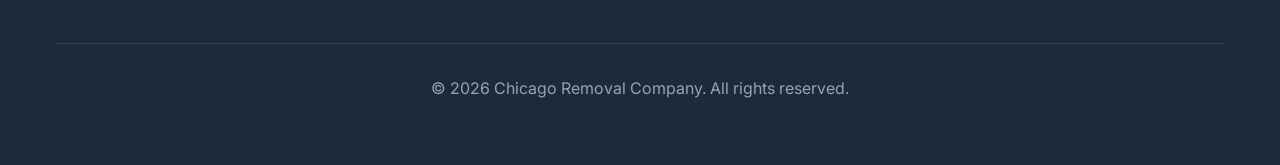
<file: chicago-removal-company/public/junk-removal.html>
<!DOCTYPE html>
<html lang="en">
<head>
  <meta charset="UTF-8">
  <meta name="viewport" content="width=device-width, initial-scale=1.0">
  <title>Junk Removal Services - Chicago Removal Company</title>
  <link rel="stylesheet" href="styles.css">
  <link rel="preconnect" href="https://fonts.googleapis.com">
  <link rel="preconnect" href="https://fonts.gstatic.com" crossorigin>
  <link href="https://fonts.googleapis.com/css2?family=Inter:wght@400;500;600;700&family=Oswald:wght@400;600;700&display=swap" rel="stylesheet">
</head>
<body>
  <!-- Navigation -->
  <nav class="nav">
    <div class="container">
      <div class="nav-content">
        <a href="index.html" class="logo">Chicago Removal Co.</a>
        
        <div class="nav-links desktop-nav">
          <a href="index.html">Home</a>
          <a href="junk-removal.html">Junk Removal</a>
          <a href="furniture-removal.html">Furniture</a>
          <a href="moving-services.html">Moving</a>
          <a href="about.html">About</a>
          <a href="contact.html">Contact</a>
          <a href="tel:2242691006" class="btn btn-primary">Call Now</a>
        </div>

        <button class="mobile-menu-btn" onclick="toggleMobileMenu()">
          <svg width="24" height="24" fill="none" stroke="currentColor" viewBox="0 0 24 24">
            <path stroke-linecap="round" stroke-linejoin="round" stroke-width="2" d="M4 6h16M4 12h16M4 18h16"></path>
          </svg>
        </button>
      </div>

      <div id="mobileMenu" class="mobile-menu hidden">
        <a href="index.html">Home</a>
        <a href="junk-removal.html">Junk Removal</a>
        <a href="furniture-removal.html">Furniture</a>
        <a href="moving-services.html">Moving</a>
        <a href="about.html">About</a>
        <a href="contact.html">Contact</a>
        <a href="tel:2242691006" class="btn btn-primary">Call Now</a>
      </div>
    </div>
  </nav>

  <!-- Page Header -->
  <section class="page-header">
    <div class="container page-header-content">
      <h1>Junk Removal Services</h1>
      <p>Easy, affordable, and eco-friendly junk removal for Chicago & suburbs. We load, haul, and dispose of everything properly.</p>
    </div>
    <div style="position: absolute; right: 0; top: 0; height: 100%; width: 33%; background-color: rgba(255,255,255,0.05); transform: skewX(-12deg) translateX(50%);"></div>
  </section>

  <!-- Content Section -->
  <div class="content-section">
    <div class="container content-grid">
      <div>
        <h2 style="font-size: 2rem; font-family: var(--font-heading); text-transform: uppercase; color: var(--primary); margin-bottom: 1rem;">Residential & Commercial Cleanouts</h2>
        <p style="color: var(--muted-foreground); font-size: 1.125rem; line-height: 1.8; margin-bottom: 2rem;">
          Our junk removal services are designed to make clearing out unwanted items easy and affordable. We handle everything from small pickups to large cleanouts. Whether you're decluttering a basement or managing an estate cleanout, our professional team does all the heavy lifting.
        </p>

        <div class="content-box">
          <h3>
            <svg width="20" height="20" fill="none" stroke="currentColor" viewBox="0 0 24 24">
              <path stroke-linecap="round" stroke-linejoin="round" stroke-width="2" d="M19 7l-.867 12.142A2 2 0 0116.138 21H7.862a2 2 0 01-1.995-1.858L5 7m5 4v6m4-6v6m1-10V4a1 1 0 00-1-1h-4a1 1 0 00-1 1v3M4 7h16"></path>
            </svg>
            What We Remove
          </h3>
          <ul class="checklist" style="display: grid; grid-template-columns: repeat(auto-fit, minmax(200px, 1fr)); gap: 0.75rem;">
            <li>
              <svg width="16" height="16" fill="none" stroke="currentColor" viewBox="0 0 24 24">
                <path stroke-linecap="round" stroke-linejoin="round" stroke-width="2" d="M5 13l4 4L19 7"></path>
              </svg>
              Household junk
            </li>
            <li>
              <svg width="16" height="16" fill="none" stroke="currentColor" viewBox="0 0 24 24">
                <path stroke-linecap="round" stroke-linejoin="round" stroke-width="2" d="M5 13l4 4L19 7"></path>
              </svg>
              Garage & basement cleanouts
            </li>
            <li>
              <svg width="16" height="16" fill="none" stroke="currentColor" viewBox="0 0 24 24">
                <path stroke-linecap="round" stroke-linejoin="round" stroke-width="2" d="M5 13l4 4L19 7"></path>
              </svg>
              Construction debris
            </li>
            <li>
              <svg width="16" height="16" fill="none" stroke="currentColor" viewBox="0 0 24 24">
                <path stroke-linecap="round" stroke-linejoin="round" stroke-width="2" d="M5 13l4 4L19 7"></path>
              </svg>
              Yard waste
            </li>
            <li>
              <svg width="16" height="16" fill="none" stroke="currentColor" viewBox="0 0 24 24">
                <path stroke-linecap="round" stroke-linejoin="round" stroke-width="2" d="M5 13l4 4L19 7"></path>
              </svg>
              Old Appliances
            </li>
            <li>
              <svg width="16" height="16" fill="none" stroke="currentColor" viewBox="0 0 24 24">
                <path stroke-linecap="round" stroke-linejoin="round" stroke-width="2" d="M5 13l4 4L19 7"></path>
              </svg>
              Office & commercial junk
            </li>
            <li>
              <svg width="16" height="16" fill="none" stroke="currentColor" viewBox="0 0 24 24">
                <path stroke-linecap="round" stroke-linejoin="round" stroke-width="2" d="M5 13l4 4L19 7"></path>
              </svg>
              Eviction & foreclosure cleanouts
            </li>
            <li>
              <svg width="16" height="16" fill="none" stroke="currentColor" viewBox="0 0 24 24">
                <path stroke-linecap="round" stroke-linejoin="round" stroke-width="2" d="M5 13l4 4L19 7"></path>
              </svg>
              Hot Tubs (Demolition)
            </li>
          </ul>
        </div>

        <div style="margin-top: 2rem;">
          <h2 style="font-size: 1.5rem; font-family: var(--font-heading); text-transform: uppercase; color: var(--primary); margin-bottom: 1rem;">How Pricing Works</h2>
          <p style="color: var(--muted-foreground); margin-bottom: 1rem;">
            We price junk removal by truck load, so you only pay for the space your items take up — no confusing item-by-item fees.
          </p>
          <div style="background-color: #dbeafe; padding: 1rem; border-radius: 0.5rem; border: 1px solid #93c5fd;">
            <p style="color: var(--primary); font-weight: 500;">Pricing includes labor, lifting, loading, transportation, and disposal fees.</p>
          </div>
        </div>

        <div style="margin-top: 2rem;">
          <a href="contact.html" class="btn btn-secondary btn-large">Get a Junk Removal Quote</a>
        </div>
      </div>

      <div>
        <div style="border-radius: 1rem; overflow: hidden; box-shadow: 0 20px 40px rgba(0,0,0,0.15); border: 1px solid var(--border); margin-bottom: 1.5rem;">
        <img src="assets/clean_empty_living_room_after_junk_removal.png" alt="Clean empty living room after junk removal" />
        </div>
        
        <div style="background-color: #1e293b; color: white; padding: 2rem; border-radius: 1rem;">
          <h3 style="font-size: 1.25rem; color: var(--secondary); margin-bottom: 0.5rem;">Our Promise</h3>
          <p style="color: #cbd5e1; margin-bottom: 1.5rem;">
            We don't just dump everything. We sort through items to donate and recycle whenever possible to minimize landfill waste.
          </p>
          <a href="tel:2242691006" style="font-size: 1.5rem; font-weight: 700; display: block; transition: color 0.3s;">
            📞 (224) 269-1006
          </a>
        </div>
      </div>
    </div>
  </div>

  <!-- Footer -->
  <footer class="footer">
    <div class="container">
      <div class="footer-grid">
        <div class="footer-col">
          <h3 class="footer-title">Chicago Removal Co.</h3>
          <p class="footer-text">Your trusted partner for junk removal, furniture hauling, and local moving services.</p>
        </div>
        <div class="footer-col">
          <h4 class="footer-heading">Services</h4>
          <ul class="footer-links">
            <li><a href="junk-removal.html">Junk Removal</a></li>
            <li><a href="furniture-removal.html">Furniture Removal</a></li>
            <li><a href="moving-services.html">Moving Services</a></li>
          </ul>
        </div>
        <div class="footer-col">
          <h4 class="footer-heading">Company</h4>
          <ul class="footer-links">
            <li><a href="about.html">About Us</a></li>
            <li><a href="contact.html">Contact</a></li>
          </ul>
        </div>
        <div class="footer-col">
          <h4 class="footer-heading">Contact</h4>
          <ul class="footer-links">
            <li><a href="tel:2242691006">(224) 269-1006</a></li>
            <li><a href="mailto:chicagoremovalcompany@gmail.com">chicagoremovalcompany@gmail.com</a></li>
            <li>Chicago & Surrounding Suburbs</li>
          </ul>
        </div>
      </div>
      <div class="footer-bottom">
        <p>&copy; 2026 Chicago Removal Company. All rights reserved.</p>
      </div>
    </div>
  </footer>

  <script>
    function toggleMobileMenu() {
      const menu = document.getElementById('mobileMenu');
      menu.classList.toggle('hidden');
    }
  </script>
</body>
</html>
</file>
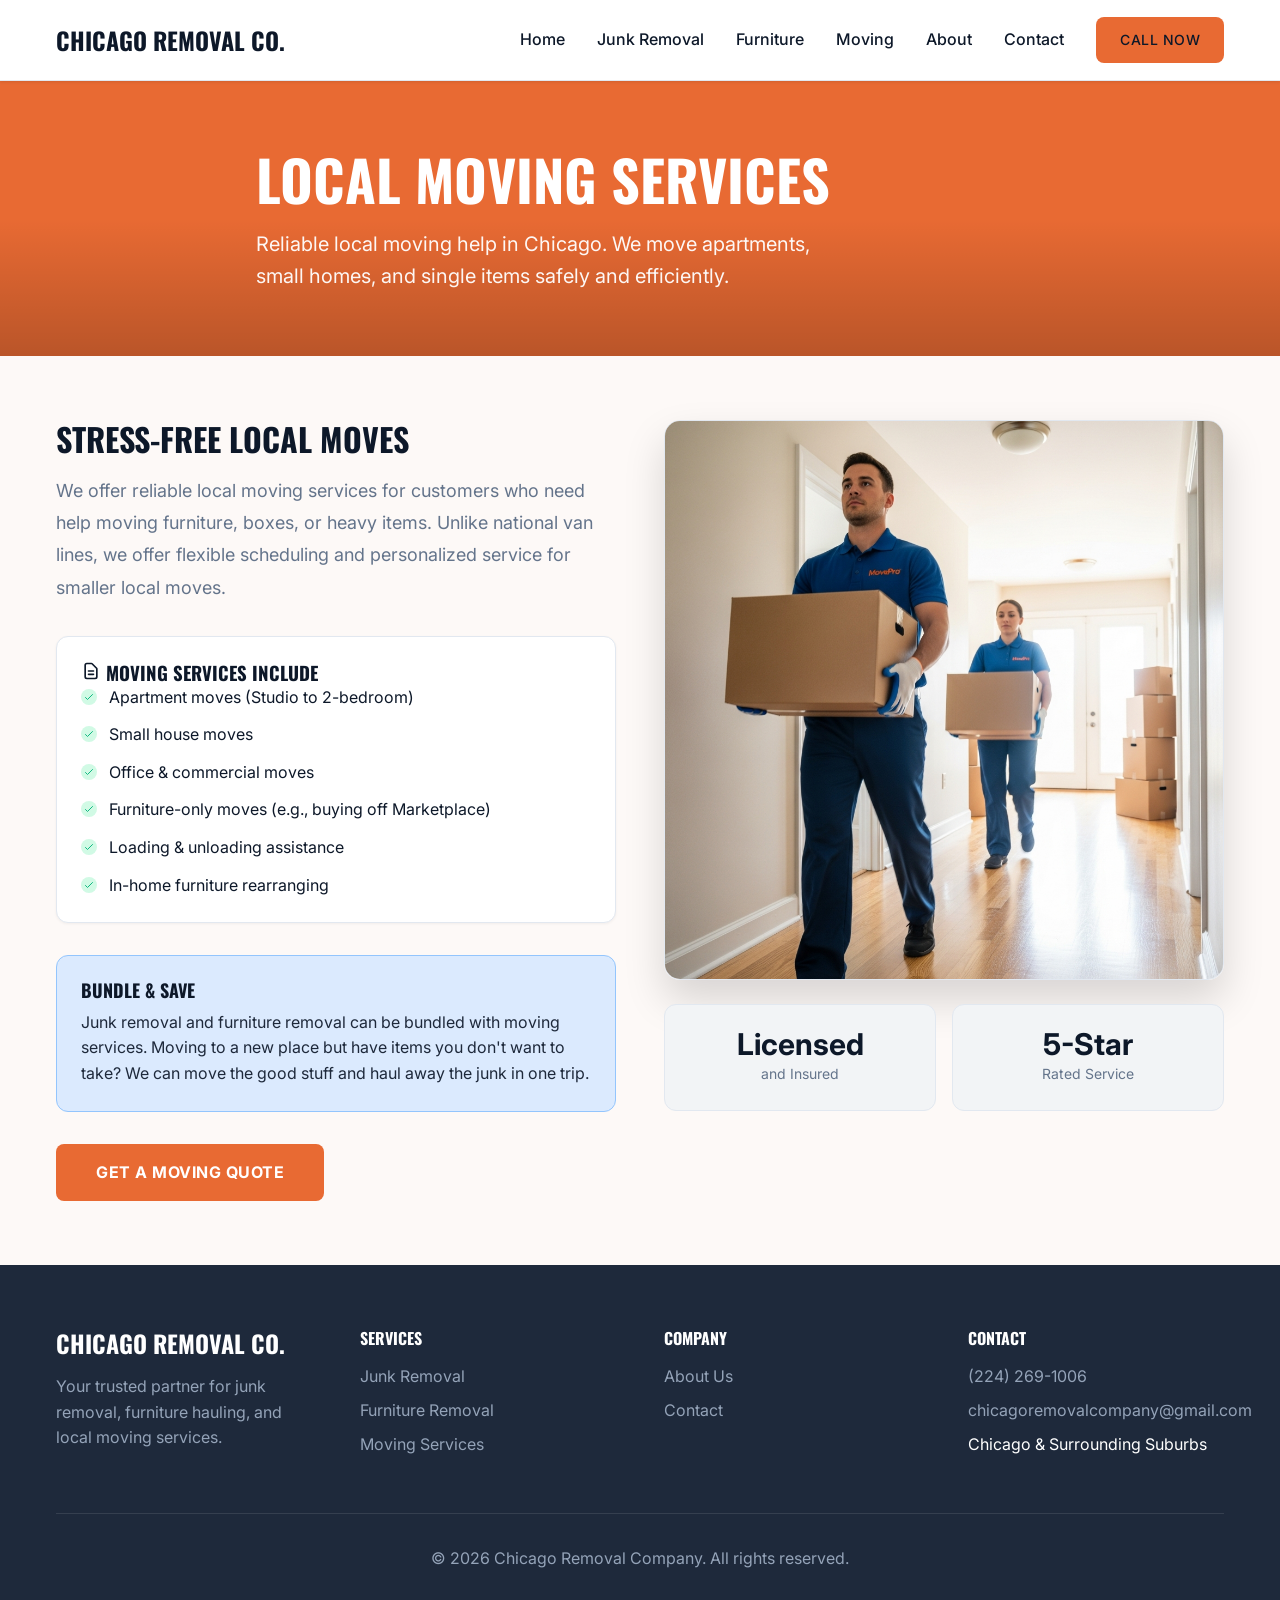
<file: chicago-removal-company/public/moving-services.html>
<!DOCTYPE html>
<html lang="en">
<head>
  <meta charset="UTF-8">
  <meta name="viewport" content="width=device-width, initial-scale=1.0">
  <title>Local Moving Services - Chicago Removal Company</title>
  <link rel="stylesheet" href="styles.css">
  <link rel="preconnect" href="https://fonts.googleapis.com">
  <link rel="preconnect" href="https://fonts.gstatic.com" crossorigin>
  <link href="https://fonts.googleapis.com/css2?family=Inter:wght@400;500;600;700&family=Oswald:wght@400;600;700&display=swap" rel="stylesheet">
</head>
<body>
  <!-- Navigation -->
  <nav class="nav">
    <div class="container">
      <div class="nav-content">
        <a href="index.html" class="logo">Chicago Removal Co.</a>
        
        <div class="nav-links desktop-nav">
          <a href="index.html">Home</a>
          <a href="junk-removal.html">Junk Removal</a>
          <a href="furniture-removal.html">Furniture</a>
          <a href="moving-services.html">Moving</a>
          <a href="about.html">About</a>
          <a href="contact.html">Contact</a>
          <a href="tel:2242691006" class="btn btn-primary">Call Now</a>
        </div>

        <button class="mobile-menu-btn" onclick="toggleMobileMenu()">
          <svg width="24" height="24" fill="none" stroke="currentColor" viewBox="0 0 24 24">
            <path stroke-linecap="round" stroke-linejoin="round" stroke-width="2" d="M4 6h16M4 12h16M4 18h16"></path>
          </svg>
        </button>
      </div>

      <div id="mobileMenu" class="mobile-menu hidden">
        <a href="index.html">Home</a>
        <a href="junk-removal.html">Junk Removal</a>
        <a href="furniture-removal.html">Furniture</a>
        <a href="moving-services.html">Moving</a>
        <a href="about.html">About</a>
        <a href="contact.html">Contact</a>
        <a href="tel:2242691006" class="btn btn-primary">Call Now</a>
      </div>
    </div>
  </nav>

  <!-- Page Header -->
  <section class="page-header" style="background-color: var(--secondary); position: relative; overflow: hidden;">
    <div class="container page-header-content">
      <h1>Local Moving Services</h1>
      <p style="color: rgba(255, 255, 255, 0.95);">Reliable local moving help in Chicago. We move apartments, small homes, and single items safely and efficiently.</p>
    </div>
    <div style="position: absolute; left: 0; bottom: 0; height: 50%; width: 100%; background: linear-gradient(to top, rgba(0,0,0,0.2), transparent);"></div>
  </section>

  <!-- Content Section -->
  <div class="content-section">
    <div class="container content-grid">
      <div>
        <h2 style="font-size: 2rem; font-family: var(--font-heading); text-transform: uppercase; color: var(--primary); margin-bottom: 1rem;">Stress-Free Local Moves</h2>
        <p style="color: var(--muted-foreground); font-size: 1.125rem; line-height: 1.8; margin-bottom: 2rem;">
          We offer reliable local moving services for customers who need help moving furniture, boxes, or heavy items. Unlike national van lines, we offer flexible scheduling and personalized service for smaller local moves.
        </p>

        <div class="contact-info-card" style="box-shadow: 0 1px 3px rgba(0,0,0,0.05);">
          <h3>
            <svg width="20" height="20" fill="none" stroke="currentColor" viewBox="0 0 24 24">
              <path stroke-linecap="round" stroke-linejoin="round" stroke-width="2" d="M9 12h6m-6 4h6m2 5H7a2 2 0 01-2-2V5a2 2 0 012-2h5.586a1 1 0 01.707.293l5.414 5.414a1 1 0 01.293.707V19a2 2 0 01-2 2z"></path>
            </svg>
            Moving Services Include
          </h3>
          <ul style="list-style: none; padding: 0;">
            <li style="display: flex; align-items: flex-start; gap: 0.75rem; margin-bottom: 0.75rem; color: var(--foreground);">
              <div style="margin-top: 0.25rem; width: 16px; height: 16px; border-radius: 50%; background-color: #d1fae5; display: flex; align-items: center; justify-content: center; flex-shrink: 0;">
                <svg width="12" height="12" fill="none" stroke="#10b981" viewBox="0 0 24 24">
                  <path stroke-linecap="round" stroke-linejoin="round" stroke-width="2" d="M5 13l4 4L19 7"></path>
                </svg>
              </div>
              Apartment moves (Studio to 2-bedroom)
            </li>
            <li style="display: flex; align-items: flex-start; gap: 0.75rem; margin-bottom: 0.75rem; color: var(--foreground);">
              <div style="margin-top: 0.25rem; width: 16px; height: 16px; border-radius: 50%; background-color: #d1fae5; display: flex; align-items: center; justify-content: center; flex-shrink: 0;">
                <svg width="12" height="12" fill="none" stroke="#10b981" viewBox="0 0 24 24">
                  <path stroke-linecap="round" stroke-linejoin="round" stroke-width="2" d="M5 13l4 4L19 7"></path>
                </svg>
              </div>
              Small house moves
            </li>
            <li style="display: flex; align-items: flex-start; gap: 0.75rem; margin-bottom: 0.75rem; color: var(--foreground);">
              <div style="margin-top: 0.25rem; width: 16px; height: 16px; border-radius: 50%; background-color: #d1fae5; display: flex; align-items: center; justify-content: center; flex-shrink: 0;">
                <svg width="12" height="12" fill="none" stroke="#10b981" viewBox="0 0 24 24">
                  <path stroke-linecap="round" stroke-linejoin="round" stroke-width="2" d="M5 13l4 4L19 7"></path>
                </svg>
              </div>
              Office & commercial moves
            </li>
            <li style="display: flex; align-items: flex-start; gap: 0.75rem; margin-bottom: 0.75rem; color: var(--foreground);">
              <div style="margin-top: 0.25rem; width: 16px; height: 16px; border-radius: 50%; background-color: #d1fae5; display: flex; align-items: center; justify-content: center; flex-shrink: 0;">
                <svg width="12" height="12" fill="none" stroke="#10b981" viewBox="0 0 24 24">
                  <path stroke-linecap="round" stroke-linejoin="round" stroke-width="2" d="M5 13l4 4L19 7"></path>
                </svg>
              </div>
              Furniture-only moves (e.g., buying off Marketplace)
            </li>
            <li style="display: flex; align-items: flex-start; gap: 0.75rem; margin-bottom: 0.75rem; color: var(--foreground);">
              <div style="margin-top: 0.25rem; width: 16px; height: 16px; border-radius: 50%; background-color: #d1fae5; display: flex; align-items: center; justify-content: center; flex-shrink: 0;">
                <svg width="12" height="12" fill="none" stroke="#10b981" viewBox="0 0 24 24">
                  <path stroke-linecap="round" stroke-linejoin="round" stroke-width="2" d="M5 13l4 4L19 7"></path>
                </svg>
              </div>
              Loading & unloading assistance
            </li>
            <li style="display: flex; align-items: flex-start; gap: 0.75rem; color: var(--foreground);">
              <div style="margin-top: 0.25rem; width: 16px; height: 16px; border-radius: 50%; background-color: #d1fae5; display: flex; align-items: center; justify-content: center; flex-shrink: 0;">
                <svg width="12" height="12" fill="none" stroke="#10b981" viewBox="0 0 24 24">
                  <path stroke-linecap="round" stroke-linejoin="round" stroke-width="2" d="M5 13l4 4L19 7"></path>
                </svg>
              </div>
              In-home furniture rearranging
            </li>
          </ul>
        </div>

        <div style="background-color: #dbeafe; padding: 1.5rem; border-radius: 0.75rem; border: 1px solid #93c5fd; margin-top: 2rem;">
          <h3 style="font-size: 1.125rem; font-weight: 700; color: var(--primary); margin-bottom: 0.5rem;">Bundle & Save</h3>
          <p style="color: #1e293b;">
            Junk removal and furniture removal can be bundled with moving services. Moving to a new place but have items you don't want to take? We can move the good stuff and haul away the junk in one trip.
          </p>
        </div>

        <div style="margin-top: 2rem;">
          <a href="contact.html" class="btn btn-secondary btn-large">Get a Moving Quote</a>
        </div>
      </div>

      <div>
        <div style="border-radius: 1rem; overflow: hidden; box-shadow: 0 20px 40px rgba(0,0,0,0.15); border: 1px solid var(--border); margin-bottom: 1.5rem;">
          <img src="assets/movers_carrying_boxes_in_hallway.png" alt="Movers in Chicago" style="width: 100%; height: auto; object-fit: cover;">
        </div>

        <div class="services-grid" style="grid-template-columns: repeat(2, 1fr); gap: 1rem;">
          <div style="background-color: var(--muted); padding: 1.5rem; border-radius: 0.75rem; text-align: center; border: 1px solid var(--border);">
            <div style="font-size: 1.875rem; font-weight: 700; color: var(--primary); margin-bottom: 0.25rem; line-height: 1;">Licensed</div>
            <div style="font-size: 0.875rem; color: var(--muted-foreground);">and Insured</div>
          </div>
          <div style="background-color: var(--muted); padding: 1.5rem; border-radius: 0.75rem; text-align: center; border: 1px solid var(--border);">
            <div style="font-size: 1.875rem; font-weight: 700; color: var(--primary); margin-bottom: 0.25rem; line-height: 1;">5-Star</div>
            <div style="font-size: 0.875rem; color: var(--muted-foreground);">Rated Service</div>
          </div>
        </div>
      </div>
    </div>
  </div>

  <!-- Footer -->
  <footer class="footer">
    <div class="container">
      <div class="footer-grid">
        <div class="footer-col">
          <h3 class="footer-title">Chicago Removal Co.</h3>
          <p class="footer-text">Your trusted partner for junk removal, furniture hauling, and local moving services.</p>
        </div>
        <div class="footer-col">
          <h4 class="footer-heading">Services</h4>
          <ul class="footer-links">
            <li><a href="junk-removal.html">Junk Removal</a></li>
            <li><a href="furniture-removal.html">Furniture Removal</a></li>
            <li><a href="moving-services.html">Moving Services</a></li>
          </ul>
        </div>
        <div class="footer-col">
          <h4 class="footer-heading">Company</h4>
          <ul class="footer-links">
            <li><a href="about.html">About Us</a></li>
            <li><a href="contact.html">Contact</a></li>
          </ul>
        </div>
        <div class="footer-col">
          <h4 class="footer-heading">Contact</h4>
          <ul class="footer-links">
            <li><a href="tel:2242691006">(224) 269-1006</a></li>
            <li><a href="mailto:chicagoremovalcompany@gmail.com">chicagoremovalcompany@gmail.com</a></li>
            <li>Chicago & Surrounding Suburbs</li>
          </ul>
        </div>
      </div>
      <div class="footer-bottom">
        <p>&copy; 2026 Chicago Removal Company. All rights reserved.</p>
      </div>
    </div>
  </footer>

  <script>
    function toggleMobileMenu() {
      const menu = document.getElementById('mobileMenu');
      menu.classList.toggle('hidden');
    }
  </script>
</body>
</html>
</file>
<file: chicago-removal-company/public/styles.css>
/* ===========================
   CHICAGO REMOVAL COMPANY CSS
   =========================== */
@import url('https://fonts.googleapis.com/css2?family=JetBrains+Mono:wght@400;500;600;700&family=Sora:wght@300;400;500;600;700&display=swap');

/* CSS Variables */
:root {
  --primary: #0d1829;
  --primary-light: #1a2b42;
  --secondary: #e86a33;
  --secondary-dark: #d25a28;
  --background: #fdf9f7;
  --foreground: #0d1829;
  --muted: #f2f4f6;
  --muted-foreground: #64748b;
  --border: #e2e8f0;
  --white: #ffffff;
  --black: #000000;
  
  --font-sans: 'Inter', sans-serif;
  --font-heading: 'Oswald', sans-serif;
}

/* Reset & Base Styles */
* {
  margin: 0;
  padding: 0;
  box-sizing: border-box;
}

body {
  font-family: var(--font-sans);
  background-color: var(--background);
  color: var(--foreground);
  line-height: 1.6;
  -webkit-font-smoothing: antialiased;
}

h1, h2, h3, h4, h5, h6 {
  font-family: var(--font-heading);
  text-transform: uppercase;
  font-weight: 700;
  line-height: 1.2;
}

a {
  text-decoration: none;
  color: inherit;
}

img {
  max-width: 100%;
  height: auto;
  display: block;
}

/* Container */
.container {
  max-width: 1200px;
  margin: 0 auto;
  padding: 0 1rem;
}

/* Navigation */
.nav {
  background-color: var(--white);
  border-bottom: 1px solid var(--border);
  position: sticky;
  top: 0;
  z-index: 1000;
  box-shadow: 0 1px 3px rgba(0,0,0,0.1);
}

.nav-content {
  display: flex;
  align-items: center;
  justify-content: space-between;
  height: 80px;
}

.logo {
  font-family: var(--font-heading);
  font-size: 1.5rem;
  font-weight: 700;
  text-transform: uppercase;
  color: var(--primary);
}

.nav-links {
  display: flex;
  align-items: center;
  gap: 2rem;
}

.nav-links a {
  font-weight: 500;
  color: var(--foreground);
  transition: color 0.3s;
}

.nav-links a:hover {
  color: var(--secondary);
}

.mobile-menu-btn {
  display: none;
  background: none;
  border: none;
  cursor: pointer;
  color: var(--foreground);
}

.mobile-menu {
  display: none;
  flex-direction: column;
  gap: 1rem;
  padding: 1rem 0;
}

.mobile-menu a {
  padding: 0.5rem 0;
  color: var(--foreground);
  font-weight: 500;
}

.mobile-menu.hidden {
  display: none;
}

/* Buttons */
.btn {
  display: inline-flex;
  align-items: center;
  gap: 0.5rem;
  padding: 0.75rem 1.5rem;
  font-weight: 700;
  text-transform: uppercase;
  border-radius: 0.5rem;
  transition: all 0.3s;
  cursor: pointer;
  border: none;
  font-size: 0.875rem;
  letter-spacing: 0.5px;
}

.btn-primary {
  background-color: var(--secondary);
  color: var(--white);
}

.btn-primary:hover {
  background-color: var(--secondary-dark);
}

.btn-secondary {
  background-color: var(--secondary);
  color: var(--white);
}

.btn-secondary:hover {
  background-color: var(--secondary-dark);
  transform: scale(1.05);
}

.btn-outline {
  background-color: transparent;
  color: var(--primary);
  border: 2px solid var(--primary);
}

.btn-outline:hover {
  background-color: var(--primary);
  color: var(--white);
}

.btn-outline-white {
  background-color: rgba(255,255,255,0.1);
  color: var(--white);
  border: 2px solid rgba(255,255,255,0.3);
  backdrop-filter: blur(10px);
}

.btn-outline-white:hover {
  background-color: var(--white);
  color: var(--primary);
}

.btn-large {
  padding: 1rem 2.5rem;
  font-size: 1rem;
}

/* Hero Section */
.hero {
  position: relative;
  min-height: 85vh;
  display: flex;
  align-items: center;
  background-color: #1e293b;
  background-image: linear-gradient(to right, rgba(13, 24, 41, 0.9), rgba(13, 24, 41, 0.6));
  color: var(--white);
  overflow: hidden;
}

.hero-overlay {
  position: absolute;
  inset: 0;
  background: linear-gradient(to right, #1e293b 0%, rgba(30, 41, 59, 0.6) 100%);
  z-index: 1;
}

.hero-content {
  position: relative;
  z-index: 10;
  max-width: 900px;
  padding: 3rem 1rem;
}

.badge {
  display: inline-flex;
  align-items: center;
  gap: 0.5rem;
  padding: 0.5rem 1rem;
  background-color: rgba(232, 106, 51, 0.2);
  border: 1px solid rgba(232, 106, 51, 0.3);
  border-radius: 50px;
  color: var(--secondary);
  font-size: 0.875rem;
  font-weight: 700;
  text-transform: uppercase;
  letter-spacing: 1px;
  margin-bottom: 1.5rem;
}

.hero-title {
  font-size: 4rem;
  font-weight: 700;
  margin-bottom: 1.5rem;
  line-height: 0.9;
}

.text-secondary {
  color: var(--secondary);
}

.hero-subtitle {
  font-size: 1.5rem;
  color: rgba(255, 255, 255, 0.9);
  margin-bottom: 2.5rem;
  max-width: 600px;
  font-weight: 500;
  line-height: 1.6;
}

.hero-buttons {
  display: flex;
  flex-wrap: wrap;
  gap: 1rem;
}

/* Stats Bar */
.stats-bar {
  background-color: var(--primary);
  padding: 2rem 0;
  border-bottom: 1px solid rgba(255,255,255,0.1);
}

.stats-grid {
  display: grid;
  grid-template-columns: repeat(auto-fit, minmax(250px, 1fr));
  gap: 2rem;
}

.stat-item {
  display: flex;
  align-items: center;
  gap: 1rem;
  color: var(--white);
}

.stat-item svg {
  color: var(--secondary);
  flex-shrink: 0;
}

.stat-title {
  font-family: var(--font-heading);
  font-weight: 700;
  text-transform: uppercase;
  font-size: 1.25rem;
  line-height: 1;
}

.stat-subtitle {
  font-size: 0.75rem;
  color: #94a3b8;
  text-transform: uppercase;
  letter-spacing: 0.5px;
}

/* Services Section */
.services-section {
  padding: 6rem 0;
  background-color: #f8fafc;
  border-top: 1px solid var(--border);
  border-bottom: 1px solid var(--border);
}

.section-header {
  display: flex;
  justify-content: space-between;
  align-items: flex-end;
  margin-bottom: 4rem;
  flex-wrap: wrap;
  gap: 2rem;
}

.section-title {
  font-size: 3rem;
  color: var(--primary);
  margin-bottom: 1rem;
}

.section-subtitle {
  font-size: 1.125rem;
  color: var(--muted-foreground);
  max-width: 600px;
}

.services-grid {
  display: grid;
  grid-template-columns: repeat(auto-fit, minmax(300px, 1fr));
  gap: 2.5rem;
}

.service-card {
  background-color: var(--white);
  padding: 2.5rem;
  border-radius: 1rem;
  border: 1px solid rgba(226, 232, 240, 0.5);
  box-shadow: 0 1px 3px rgba(0,0,0,0.05);
  transition: all 0.5s;
  display: block;
}

.service-card:hover {
  box-shadow: 0 20px 40px rgba(0,0,0,0.1);
  transform: translateY(-8px);
}

.service-icon {
  width: 64px;
  height: 64px;
  border-radius: 0.75rem;
  background-color: rgba(232, 106, 51, 0.1);
  display: flex;
  align-items: center;
  justify-content: center;
  margin-bottom: 2rem;
  transition: all 0.5s;
}

.service-card:hover .service-icon {
  background-color: var(--secondary);
  transform: rotate(6deg);
}

.service-icon svg {
  color: var(--secondary);
  transition: color 0.5s;
}

.service-card:hover .service-icon svg {
  color: var(--white);
}

.service-title {
  font-size: 1.5rem;
  color: var(--primary);
  margin-bottom: 1rem;
}

.service-description {
  color: var(--muted-foreground);
  margin-bottom: 1.5rem;
  line-height: 1.6;
}

.service-link {
  color: var(--secondary);
  font-weight: 700;
  text-transform: uppercase;
  font-size: 0.875rem;
  letter-spacing: 1px;
  display: flex;
  align-items: center;
  gap: 0.5rem;
}

/* CTA Section */
.cta-section {
  padding: 5rem 0;
}

.cta-card {
  background-color: var(--primary);
  border-radius: 1.5rem;
  padding: 5rem 2rem;
  text-align: center;
  color: var(--white);
  position: relative;
  overflow: hidden;
}

.cta-card::before,
.cta-card::after {
  content: '';
  position: absolute;
  width: 256px;
  height: 256px;
  background-color: rgba(232, 106, 51, 0.1);
  border-radius: 50%;
  filter: blur(80px);
}

.cta-card::before {
  top: 0;
  left: 0;
  transform: translate(-50%, -50%);
}

.cta-card::after {
  bottom: 0;
  right: 0;
  transform: translate(50%, 50%);
}

.cta-title {
  font-size: 3.5rem;
  margin-bottom: 1rem;
  position: relative;
  z-index: 10;
}

.cta-subtitle {
  font-size: 1.25rem;
  color: rgba(255, 255, 255, 0.8);
  margin-bottom: 2rem;
  position: relative;
  z-index: 10;
}

.cta-buttons {
  display: flex;
  justify-content: center;
  flex-wrap: wrap;
  gap: 1rem;
  position: relative;
  z-index: 10;
}

/* Footer */
.footer {
  background-color: #1e293b;
  color: var(--white);
  padding: 4rem 0;
}

.footer-grid {
  display: grid;
  grid-template-columns: repeat(auto-fit, minmax(250px, 1fr));
  gap: 3rem;
  margin-bottom: 3rem;
}

.footer-col {
  /* Column styles */
}

.footer-title {
  font-size: 1.5rem;
  margin-bottom: 1rem;
}

.footer-text {
  color: #94a3b8;
  line-height: 1.6;
}

.footer-heading {
  font-family: var(--font-heading);
  font-weight: 700;
  text-transform: uppercase;
  margin-bottom: 1rem;
}

.footer-links {
  list-style: none;
}

.footer-links li {
  margin-bottom: 0.5rem;
}

.footer-links a {
  color: #94a3b8;
  transition: color 0.3s;
}

.footer-links a:hover {
  color: var(--secondary);
}

.footer-bottom {
  border-top: 1px solid rgba(255,255,255,0.1);
  padding-top: 2rem;
  text-align: center;
  color: #94a3b8;
}

/* Page Header */
.page-header {
  background-color: var(--primary);
  color: var(--white);
  padding: 4rem 0;
  position: relative;
  overflow: hidden;
}

.page-header-content {
  position: relative;
  z-index: 10;
  max-width: 800px;
}

.page-header h1 {
  font-size: 3.5rem;
  margin-bottom: 1rem;
}

.page-header p {
  font-size: 1.25rem;
  color: rgba(255, 255, 255, 0.9);
  max-width: 600px;
}

/* Content Section */
.content-section {
  padding: 4rem 0;
}

.content-grid {
  display: grid;
  grid-template-columns: repeat(auto-fit, minmax(300px, 1fr));
  gap: 3rem;
  align-items: start;
}

.content-box {
  background-color: var(--muted);
  padding: 2rem;
  border-radius: 0.75rem;
  border: 1px solid var(--border);
}

.content-box h3 {
  font-size: 1.25rem;
  color: var(--primary);
  margin-bottom: 1rem;
  display: flex;
  align-items: center;
  gap: 0.5rem;
}

.content-box svg {
  color: var(--secondary);
}

.checklist {
  list-style: none;
}

.checklist li {
  display: flex;
  align-items: center;
  gap: 0.5rem;
  margin-bottom: 0.75rem;
  color: var(--foreground);
}

.checklist svg {
  color: #10b981;
  flex-shrink: 0;
}

/* Form Styles */
.form-group {
  margin-bottom: 1.5rem;
}

.form-label {
  display: block;
  font-weight: 500;
  margin-bottom: 0.5rem;
  font-size: 0.875rem;
}

.form-input,
.form-textarea,
.form-select {
  width: 100%;
  padding: 0.75rem 1rem;
  border: 1px solid var(--border);
  border-radius: 0.5rem;
  font-family: var(--font-sans);
  font-size: 1rem;
  transition: all 0.3s;
}

.form-input:focus,
.form-textarea:focus,
.form-select:focus {
  outline: none;
  border-color: var(--secondary);
  box-shadow: 0 0 0 3px rgba(232, 106, 51, 0.1);
}

.form-textarea {
  resize: vertical;
  min-height: 120px;
}

/* Contact Info Cards */
.contact-info-card {
  background-color: var(--white);
  border-radius: 0.75rem;
  border: 1px solid var(--border);
  padding: 1.5rem;
  box-shadow: 0 1px 3px rgba(0,0,0,0.05);
}

.contact-item {
  display: flex;
  gap: 1rem;
  align-items: flex-start;
  margin-bottom: 1.5rem;
}

.contact-item:last-child {
  margin-bottom: 0;
}

.contact-icon {
  width: 40px;
  height: 40px;
  border-radius: 50%;
  background-color: rgba(232, 106, 51, 0.1);
  display: flex;
  align-items: center;
  justify-content: center;
  flex-shrink: 0;
}

.contact-icon svg {
  color: var(--secondary);
}

.contact-details h3 {
  font-size: 1.125rem;
  margin-bottom: 0.25rem;
  color: var(--primary);
}

.contact-details p {
  color: var(--muted-foreground);
  font-size: 0.875rem;
}

.contact-details a {
  color: var(--primary);
  font-weight: 700;
  font-size: 1.5rem;
  transition: color 0.3s;
}

.contact-details a:hover {
  color: var(--secondary);
}

/* Utility Classes */
.text-center {
  text-align: center;
}

.mb-1 { margin-bottom: 0.5rem; }
.mb-2 { margin-bottom: 1rem; }
.mb-3 { margin-bottom: 1.5rem; }
.mb-4 { margin-bottom: 2rem; }
.mb-6 { margin-bottom: 3rem; }

.mt-1 { margin-top: 0.5rem; }
.mt-2 { margin-top: 1rem; }
.mt-3 { margin-top: 1.5rem; }
.mt-4 { margin-top: 2rem; }

.hidden {
  display: none;
}

/* Responsive Design */
@media (max-width: 768px) {
  .desktop-nav {
    display: none;
  }
  
  .mobile-menu-btn {
    display: block;
  }
  
  .mobile-menu {
    display: flex;
  }
  
  .hero-title {
    font-size: 2.5rem;
  }
  
  .hero-subtitle {
    font-size: 1.125rem;
  }
  
  .section-title {
    font-size: 2rem;
  }
  
  .cta-title {
    font-size: 2rem;
  }
  
  .page-header h1 {
    font-size: 2.5rem;
  }
  
  .stats-grid {
    grid-template-columns: 1fr;
  }
  
  .hero-buttons,
  .cta-buttons {
    flex-direction: column;
    align-items: stretch;
  }
  
  .btn {
    width: 100%;
    justify-content: center;
  }
}
</file>
